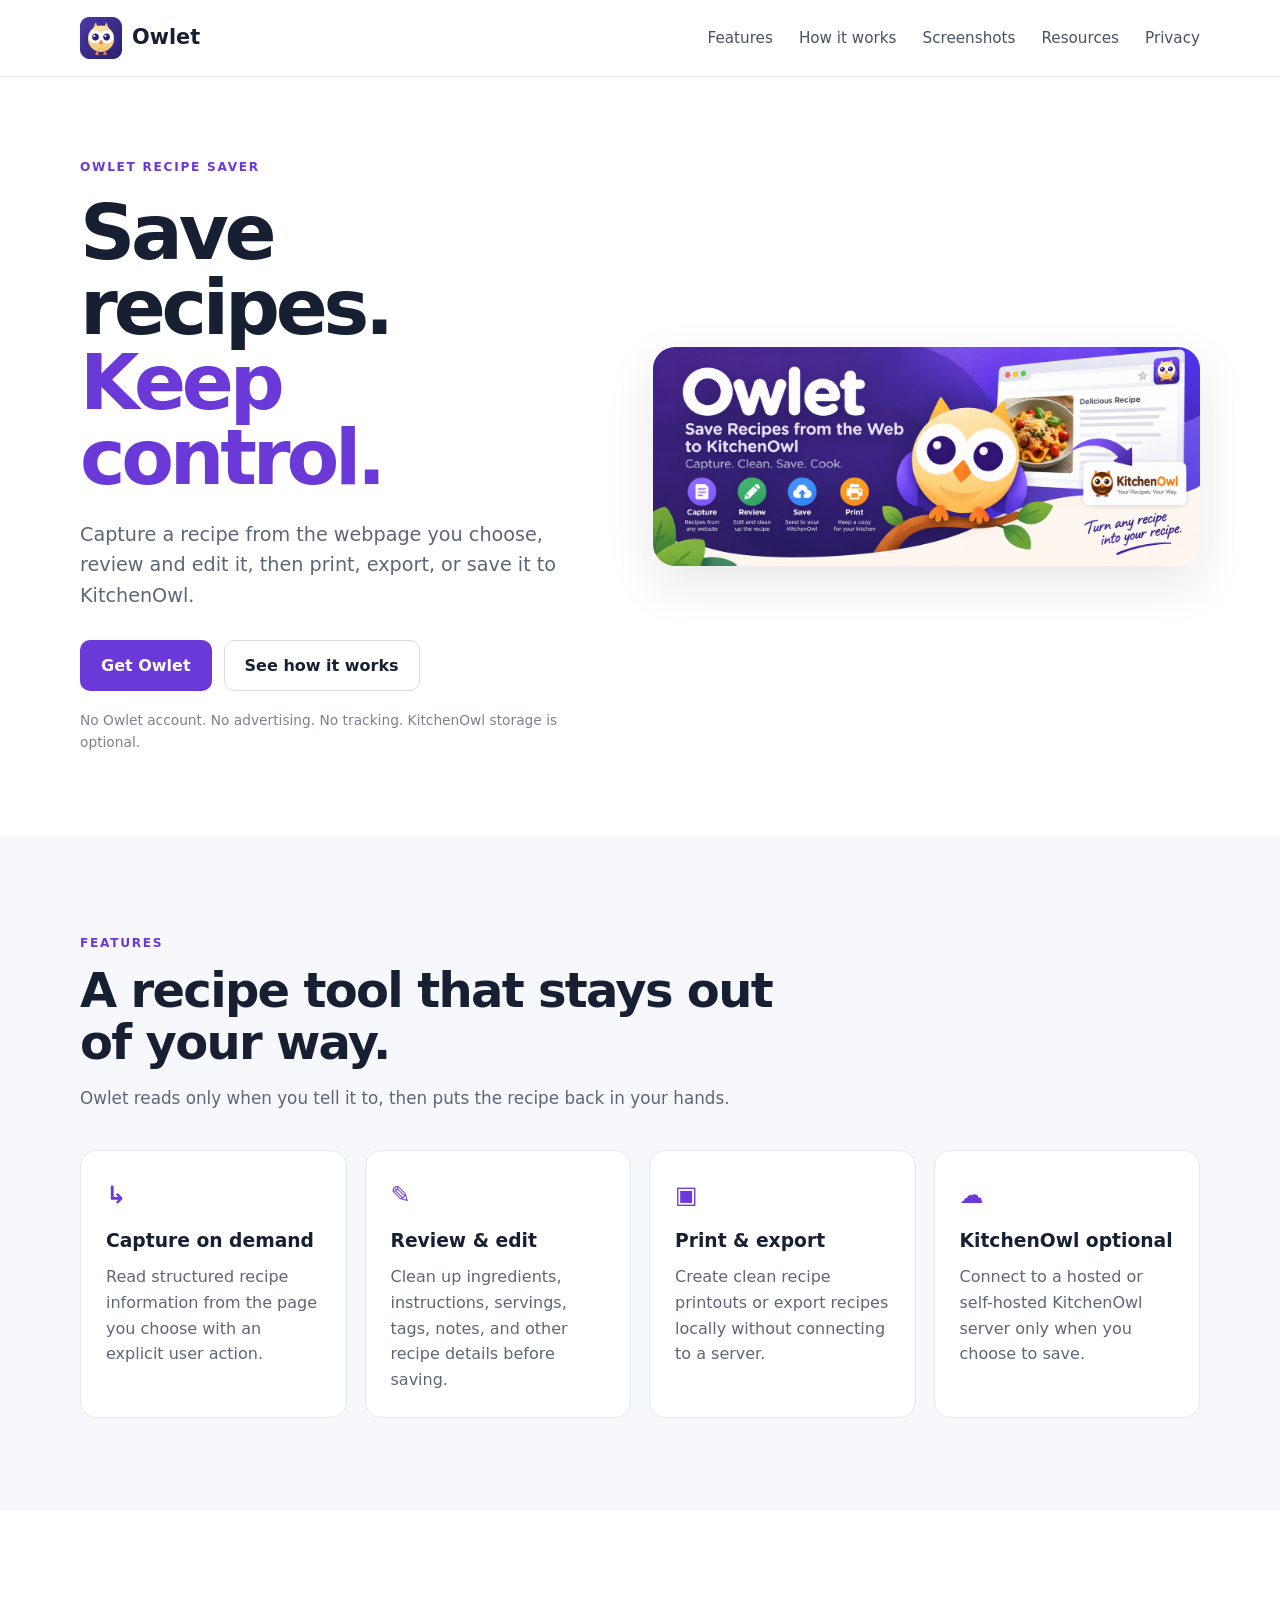
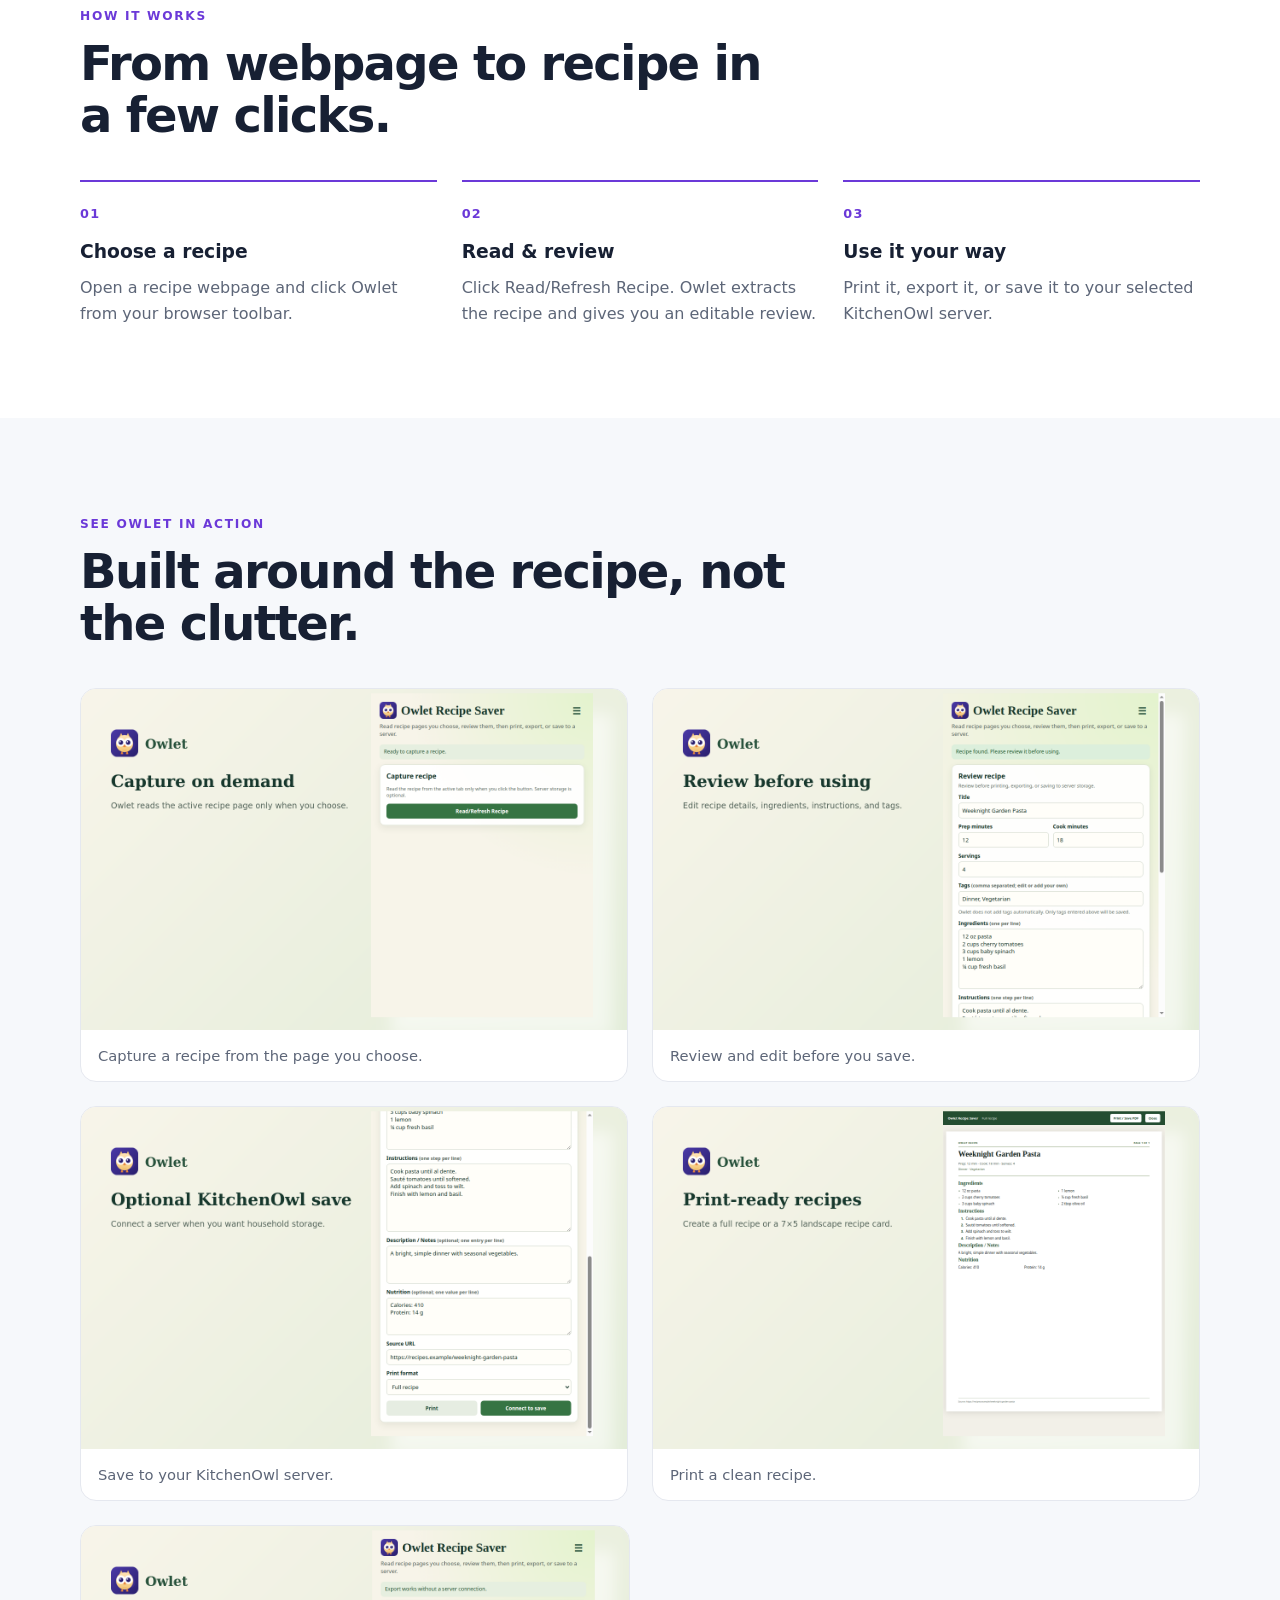
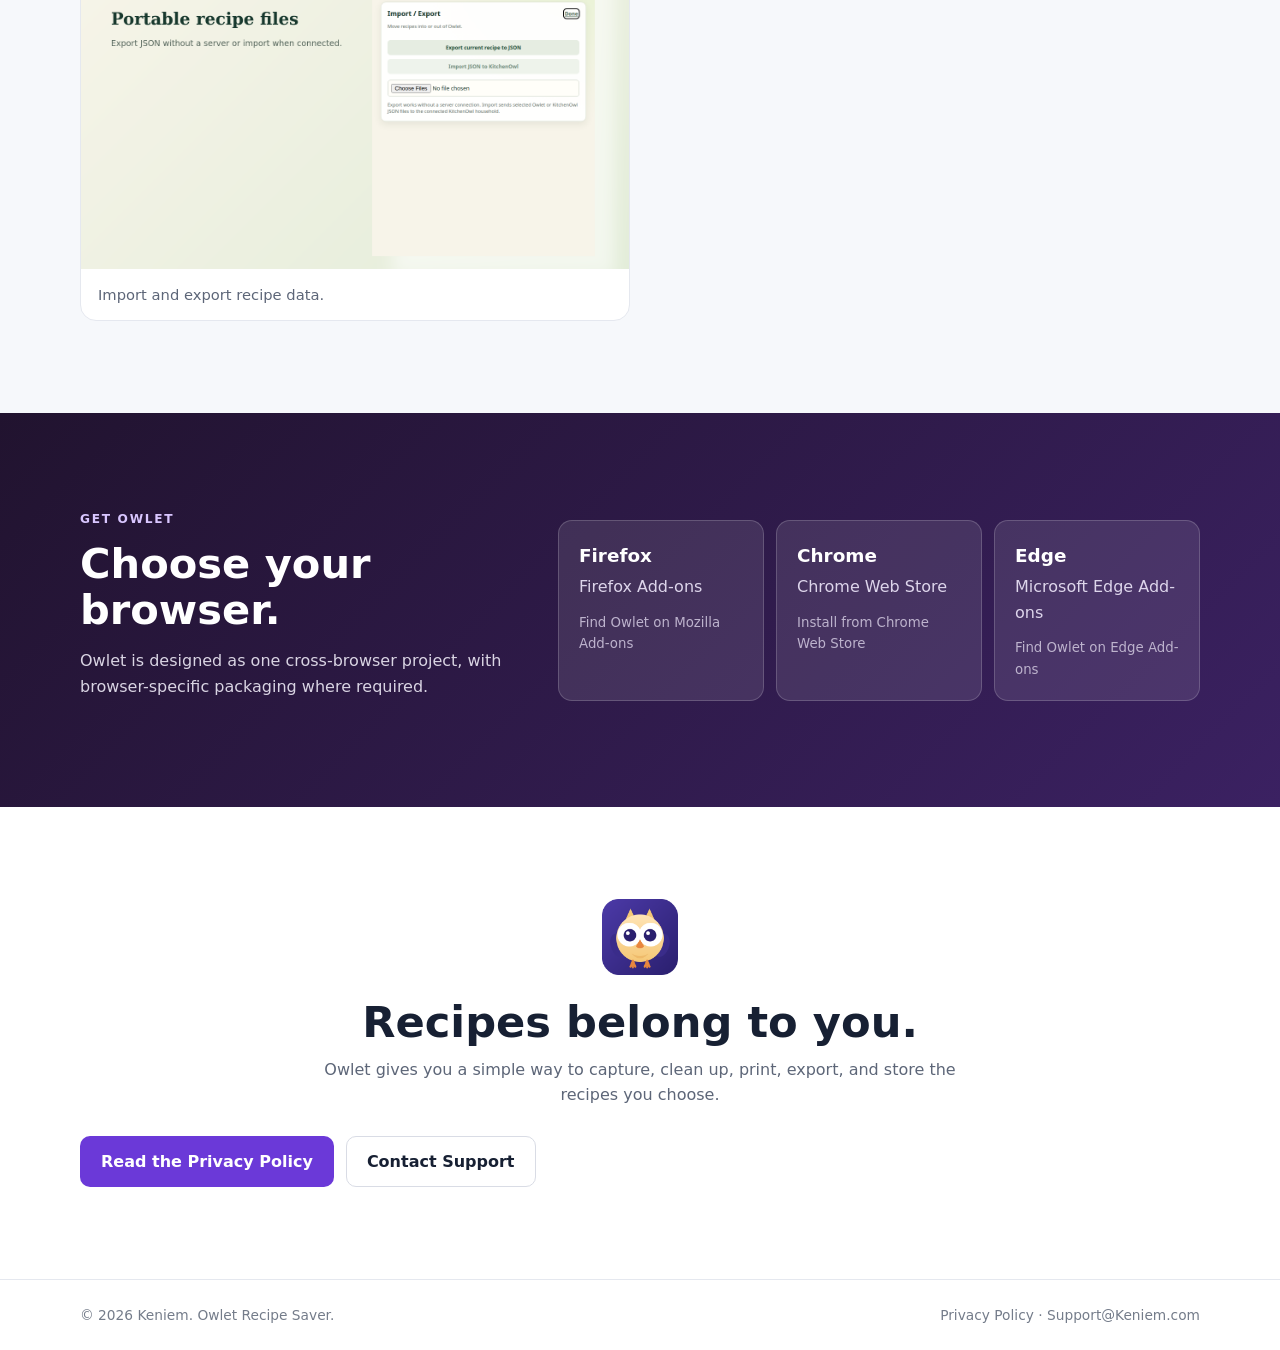
<file: index.html>
<!doctype html>
<html lang="en">
<head>
<meta charset="utf-8">
<meta name="viewport" content="width=device-width, initial-scale=1">
<meta name="description" content="Owlet Recipe Saver is a browser extension that captures recipes from webpages, lets you review and edit them, and saves them to KitchenOwl or exports them locally.">
<title>Owlet Recipe Saver – Save Recipes to KitchenOwl</title>
<meta name="google-site-verification" content="aNO3En3LbIt7veaG9gmiE9rYPG4pDFGE6kIhPGxvf1Y" />
<link rel="canonical" href="https://owlet.keniem.com/">
<link rel="icon" href="assets/owlet-512.png">

<meta property="og:type" content="website">
<meta property="og:title" content="Owlet Recipe Saver – Save Recipes to KitchenOwl">
<meta property="og:description" content="Capture recipes from webpages, review and edit them, then print, export, or save them to KitchenOwl.">
<meta property="og:url" content="https://owlet.keniem.com/">
<meta property="og:image" content="https://owlet.keniem.com/assets/owlet-marquee-1400x560.png">

<meta name="twitter:card" content="summary_large_image">
<meta name="twitter:title" content="Owlet Recipe Saver – Save Recipes to KitchenOwl">
<meta name="twitter:description" content="Capture recipes from webpages, review and edit them, then print, export, or save them to KitchenOwl.">
<meta name="twitter:image" content="https://owlet.keniem.com/assets/owlet-marquee-1400x560.png">

<script type="application/ld+json">
{
  "@context": "https://schema.org",
  "@type": "SoftwareApplication",
  "name": "Owlet Recipe Saver",
  "applicationCategory": "BrowserApplication",
  "operatingSystem": "Chrome, Firefox, Microsoft Edge",
  "description": "A browser extension that captures recipes from webpages, lets users review and edit them, and saves them to KitchenOwl or exports them locally.",
  "url": "https://owlet.keniem.com/",
  "image": "https://owlet.keniem.com/assets/owlet-512.png",
  "author": {
    "@type": "Organization",
    "name": "Keniem",
    "url": "https://keniem.com/"
  },
  "offers": {
    "@type": "Offer",
    "price": "0",
    "priceCurrency": "USD"
  }
}
</script>
<link rel="stylesheet" href="styles.css">
</head>
<body>
<header class="site-header">
  <div class="wrap nav">
    <a class="brand" href="index.html"><img src="assets/owlet-512.png" alt="Owlet logo"><span>Owlet</span></a>
    <nav><a href="#features">Features</a><a href="#how">How it works</a><a href="#screenshots">Screenshots</a><a href="resources/">Resources</a><a href="privacy.html">Privacy</a></nav>
  </div>
</header>
<main>
<section class="hero wrap">
  <div class="hero-copy">
    <span class="eyebrow">OWLET RECIPE SAVER</span>
    <h1>Save recipes.<br><span>Keep control.</span></h1>
    <p class="lead">Capture a recipe from the webpage you choose, review and edit it, then print, export, or save it to KitchenOwl.</p>
    <div class="buttons">
      <a class="btn primary" href="#downloads">Get Owlet</a>
      <a class="btn secondary" href="#how">See how it works</a>
    </div>
    <p class="fine">No Owlet account. No advertising. No tracking. KitchenOwl storage is optional.</p>
  </div>
  <div class="hero-art"><img src="assets/owlet-marquee-1400x560.png" alt="Owlet Recipe Saver"></div>
</section>

<section id="features" class="section soft">
<div class="wrap">
  <div class="section-head"><span class="eyebrow">FEATURES</span><h2>A recipe tool that stays out of your way.</h2><p>Owlet reads only when you tell it to, then puts the recipe back in your hands.</p></div>
  <div class="cards">
    <article><div class="icon">↳</div><h3>Capture on demand</h3><p>Read structured recipe information from the page you choose with an explicit user action.</p></article>
    <article><div class="icon">✎</div><h3>Review & edit</h3><p>Clean up ingredients, instructions, servings, tags, notes, and other recipe details before saving.</p></article>
    <article><div class="icon">▣</div><h3>Print & export</h3><p>Create clean recipe printouts or export recipes locally without connecting to a server.</p></article>
    <article><div class="icon">☁</div><h3>KitchenOwl optional</h3><p>Connect to a hosted or self-hosted KitchenOwl server only when you choose to save.</p></article>
  </div>
</div>
</section>

<section id="how" class="section">
<div class="wrap">
  <div class="section-head"><span class="eyebrow">HOW IT WORKS</span><h2>From webpage to recipe in a few clicks.</h2></div>
  <div class="steps">
    <div class="step"><b>01</b><h3>Choose a recipe</h3><p>Open a recipe webpage and click Owlet from your browser toolbar.</p></div>
    <div class="step"><b>02</b><h3>Read & review</h3><p>Click Read/Refresh Recipe. Owlet extracts the recipe and gives you an editable review.</p></div>
    <div class="step"><b>03</b><h3>Use it your way</h3><p>Print it, export it, or save it to your selected KitchenOwl server.</p></div>
  </div>
</div>
</section>

<section id="screenshots" class="section soft">
<div class="wrap">
  <div class="section-head"><span class="eyebrow">SEE OWLET IN ACTION</span><h2>Built around the recipe, not the clutter.</h2></div>
  <div class="gallery">
    <figure><img src="screenshots/01-capture.png" alt="Owlet recipe capture"><figcaption>Capture a recipe from the page you choose.</figcaption></figure>
    <figure><img src="screenshots/02-review-edit.png" alt="Owlet review and edit screen"><figcaption>Review and edit before you save.</figcaption></figure>
    <figure><img src="screenshots/03-kitchenowl-save.png" alt="Owlet KitchenOwl save screen"><figcaption>Save to your KitchenOwl server.</figcaption></figure>
    <figure><img src="screenshots/04-print-preview.png" alt="Owlet print preview"><figcaption>Print a clean recipe.</figcaption></figure>
    <figure><img src="screenshots/05-import-export.png" alt="Owlet import and export screen"><figcaption>Import and export recipe data.</figcaption></figure>
  </div>
</div>
</section>

<section id="downloads" class="section downloads">
  <div class="wrap download-box">
    <div>
      <span class="eyebrow">GET OWLET</span>
      <h2>Choose your browser.</h2>
      <p>Owlet is designed as one cross-browser project, with browser-specific packaging where required.</p>
    </div>
    <div class="download-grid">
      <a class="download-card" href="https://addons.mozilla.org/en-US/firefox/search/?q=Owlet" target="_blank" rel="noopener" aria-label="Find Owlet Recipe Saver on Firefox Add-ons">
        <strong>Firefox</strong><span>Firefox Add-ons</span><small>Find Owlet on Mozilla Add-ons</small>
      </a>
      <a class="download-card" href="https://chromewebstore.google.com/detail/owlet-recipe-saver/ogibljhcanbogecjemdfogmgijhjdfmk?hl=en-US&utm_source=ext_sidebar" target="_blank" rel="noopener" aria-label="Install Owlet Recipe Saver from Chrome Web Store">
        <strong>Chrome</strong><span>Chrome Web Store</span><small>Install from Chrome Web Store</small>
      </a>
      <a class="download-card" href="https://microsoftedge.microsoft.com/addons/detail/owlet-recipe-saver/dmgookodbabknlmldgpncjolndfoffpk" target="_blank" rel="noopener" aria-label="Find Owlet Recipe Saver on Microsoft Edge Add-ons">
        <strong>Edge</strong><span>Microsoft Edge Add-ons</span><small>Find Owlet on Edge Add-ons</small>
      </a>
    </div>
  </div>
</section>

<section class="section final-cta"><div class="wrap"><img src="assets/owlet-512.png" alt="" class="cta-logo"><h2>Recipes belong to you.</h2><p>Owlet gives you a simple way to capture, clean up, print, export, and store the recipes you choose.</p><div class="buttons"><a class="btn primary" href="privacy.html">Read the Privacy Policy</a><a class="btn secondary" href="mailto:Support@Keniem.com">Contact Support</a></div></div></section>
</main>
<footer><div class="wrap footer"><span>© 2026 Keniem. Owlet Recipe Saver.</span><span><a href="privacy.html">Privacy Policy</a> · <a href="mailto:Support@Keniem.com">Support@Keniem.com</a></span></div></footer>
</body>
</html>
</file>
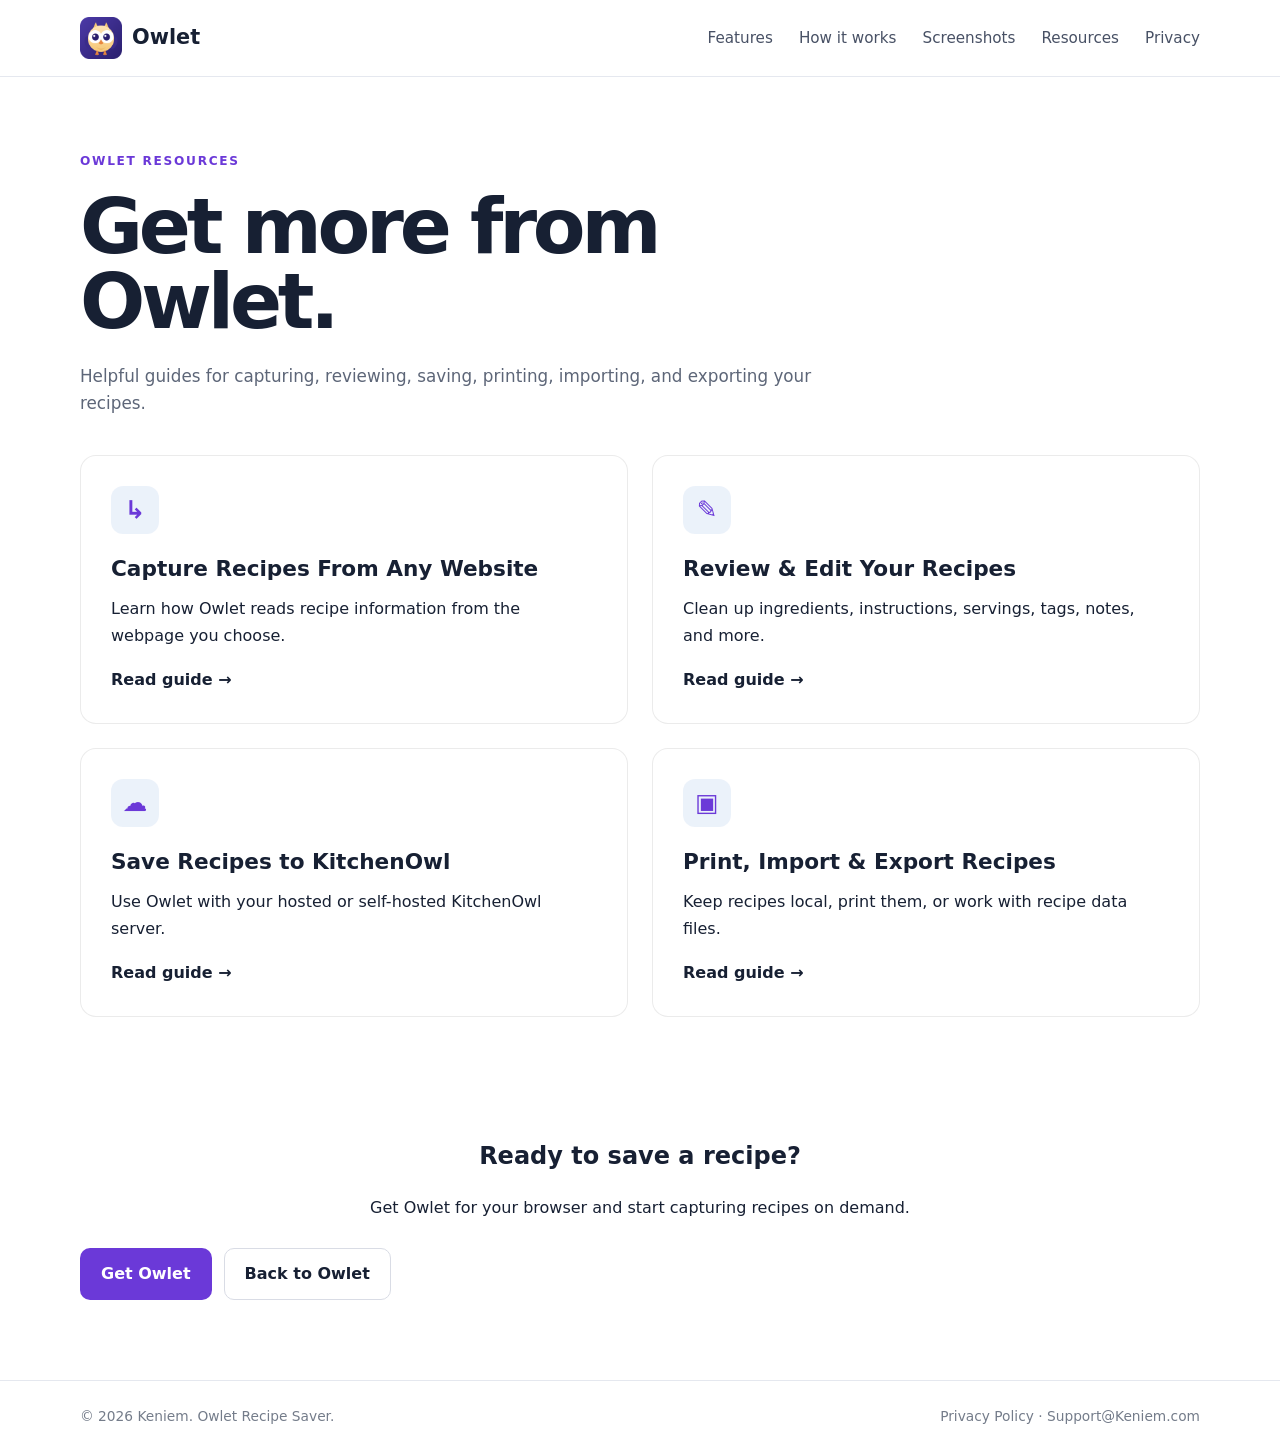
<file: resources/index.html>
<!doctype html>
<html lang="en">
<head>
<meta charset="utf-8">
<meta name="viewport" content="width=device-width, initial-scale=1">
<meta name="description" content="Owlet Recipe Saver guides for capturing, reviewing, saving, printing, importing, and exporting recipes.">
<title>Owlet Recipe Saver Resources & Guides</title>
<link rel="canonical" href="https://owlet.keniem.com/resources/">
<link rel="icon" href="../assets/owlet-512.png">
<link rel="stylesheet" href="../styles.css">
<style>
.resources-hero {
  padding: 70px 0 45px;
}
.resources-hero .section-head {
  max-width: 760px;
}
.resource-cards {
  display: grid;
  grid-template-columns: repeat(2, minmax(0, 1fr));
  gap: 24px;
  margin-top: 36px;
}
.resource-card {
  display: block;
  text-decoration: none;
  color: inherit;
  padding: 30px;
  border-radius: 16px;
  background: #fff;
  border: 1px solid rgba(0,0,0,.08);
  transition: transform .18s ease, box-shadow .18s ease;
}
.resource-card:hover {
  transform: translateY(-3px);
  box-shadow: 0 12px 30px rgba(0,0,0,.08);
}
.resource-card .icon {
  width: 48px;
  height: 48px;
  display: grid;
  place-items: center;
  border-radius: 12px;
  font-size: 1.55rem;
  margin-bottom: 18px;
  background: rgba(0,94,184,.08);
}
.resource-card h2 {
  margin: 0 0 10px;
  font-size: 1.35rem;
}
.resource-card p {
  margin: 0;
  line-height: 1.65;
}
.resource-card .learn {
  display: inline-block;
  margin-top: 18px;
  font-weight: 700;
}
.resources-cta {
  text-align: center;
  padding: 55px 0 80px;
}
@media (max-width: 700px) {
  .resource-cards {
    grid-template-columns: 1fr;
  }
}
</style>
</head>
<body>
<header class="site-header">
  <div class="wrap nav">
    <a class="brand" href="../index.html"><img src="../assets/owlet-512.png" alt="Owlet logo"><span>Owlet</span></a>
    <nav>
      <a href="../index.html#features">Features</a>
      <a href="../index.html#how">How it works</a>
      <a href="../index.html#screenshots">Screenshots</a>
      <a href="./">Resources</a>
      <a href="../privacy.html">Privacy</a>
    </nav>
  </div>
</header>

<main>
<section class="section resources-hero">
  <div class="wrap">
    <div class="section-head">
      <span class="eyebrow">OWLET RESOURCES</span>
      <h1>Get more from Owlet.</h1>
      <p>Helpful guides for capturing, reviewing, saving, printing, importing, and exporting your recipes.</p>
    </div>

    <div class="resource-cards">
      <a class="resource-card" href="capture-recipes.html">
        <div class="icon">↳</div>
        <h2>Capture Recipes From Any Website</h2>
        <p>Learn how Owlet reads recipe information from the webpage you choose.</p>
        <span class="learn">Read guide →</span>
      </a>

      <a class="resource-card" href="review-edit-recipes.html">
        <div class="icon">✎</div>
        <h2>Review & Edit Your Recipes</h2>
        <p>Clean up ingredients, instructions, servings, tags, notes, and more.</p>
        <span class="learn">Read guide →</span>
      </a>

      <a class="resource-card" href="save-to-kitchenowl.html">
        <div class="icon">☁</div>
        <h2>Save Recipes to KitchenOwl</h2>
        <p>Use Owlet with your hosted or self-hosted KitchenOwl server.</p>
        <span class="learn">Read guide →</span>
      </a>

      <a class="resource-card" href="print-import-export.html">
        <div class="icon">▣</div>
        <h2>Print, Import & Export Recipes</h2>
        <p>Keep recipes local, print them, or work with recipe data files.</p>
        <span class="learn">Read guide →</span>
      </a>
    </div>
  </div>
</section>

<section class="resources-cta">
  <div class="wrap">
    <h2>Ready to save a recipe?</h2>
    <p>Get Owlet for your browser and start capturing recipes on demand.</p>
    <div class="buttons">
      <a class="btn primary" href="../index.html#downloads">Get Owlet</a>
      <a class="btn secondary" href="../index.html">Back to Owlet</a>
    </div>
  </div>
</section>
</main>

<footer>
  <div class="wrap footer">
    <span>© 2026 Keniem. Owlet Recipe Saver.</span>
    <span><a href="../privacy.html">Privacy Policy</a> · <a href="mailto:Support@Keniem.com">Support@Keniem.com</a></span>
  </div>
</footer>
</body>
</html>
</file>
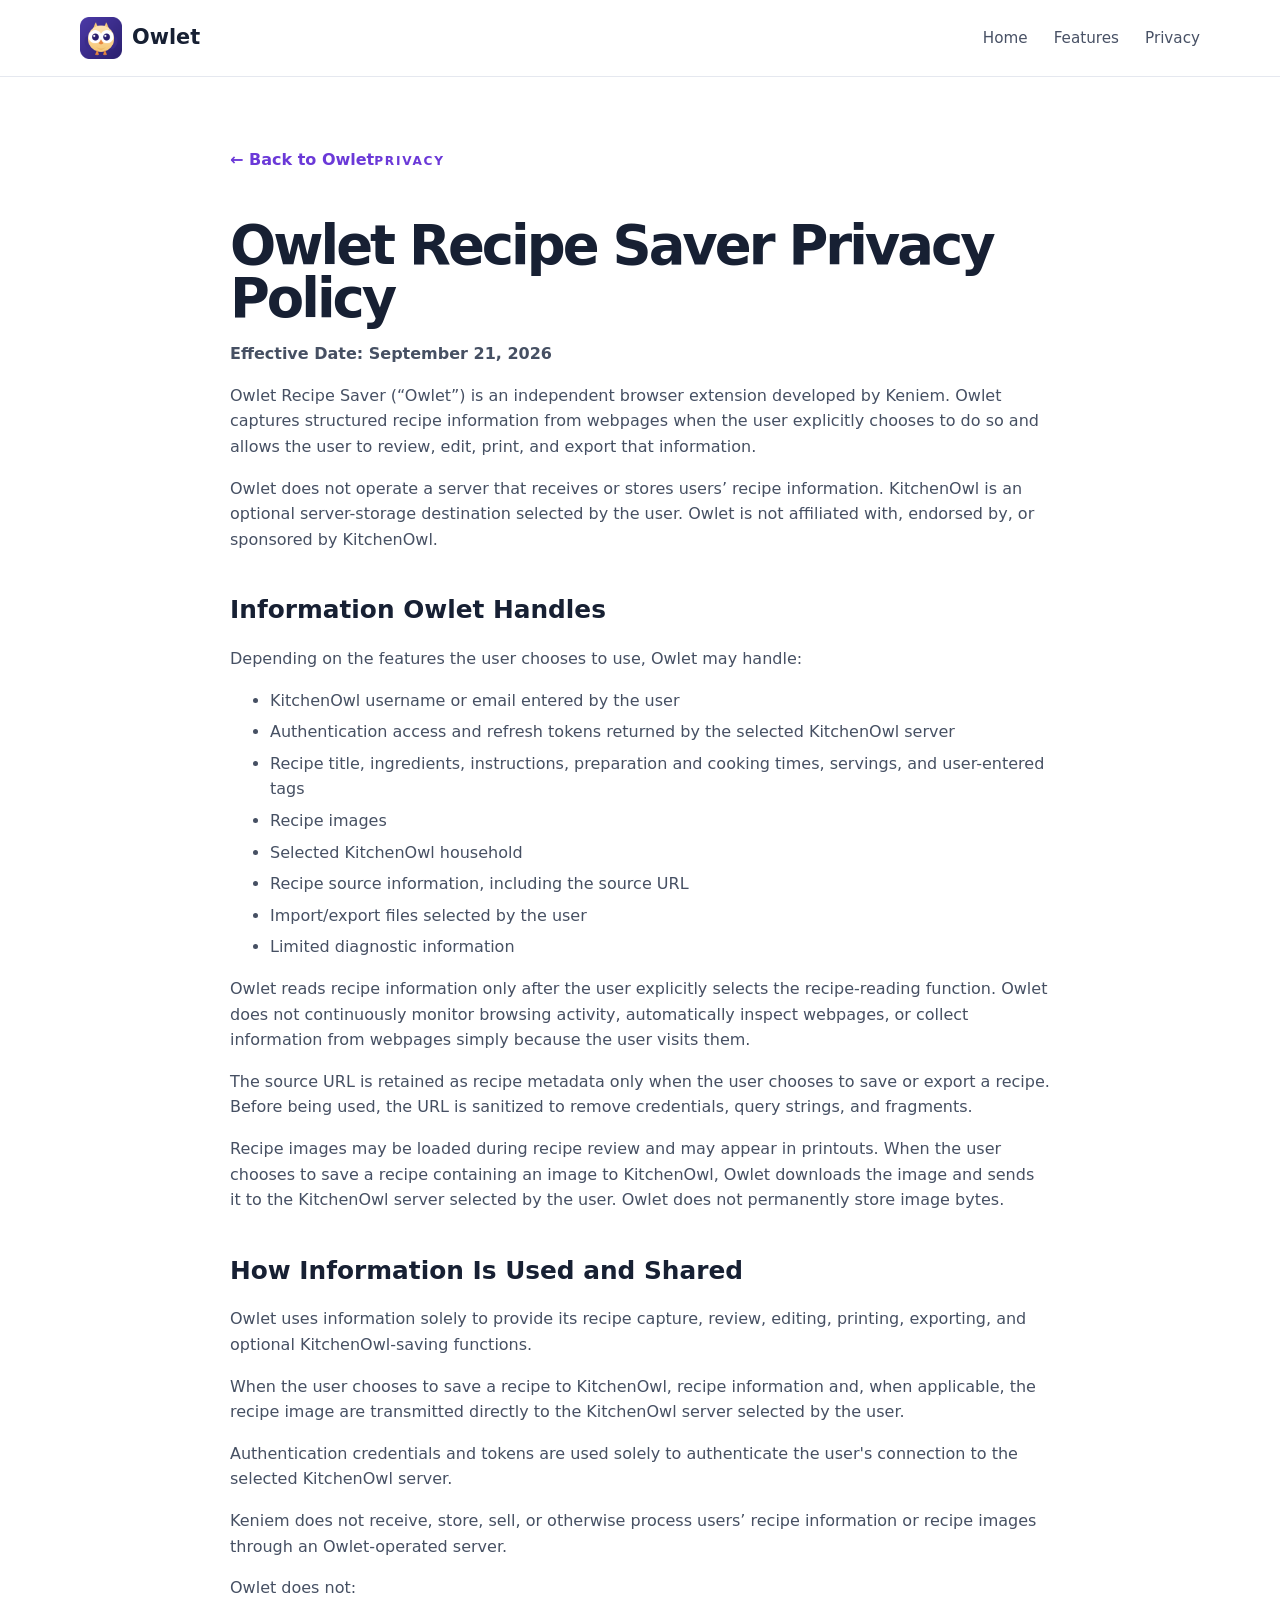
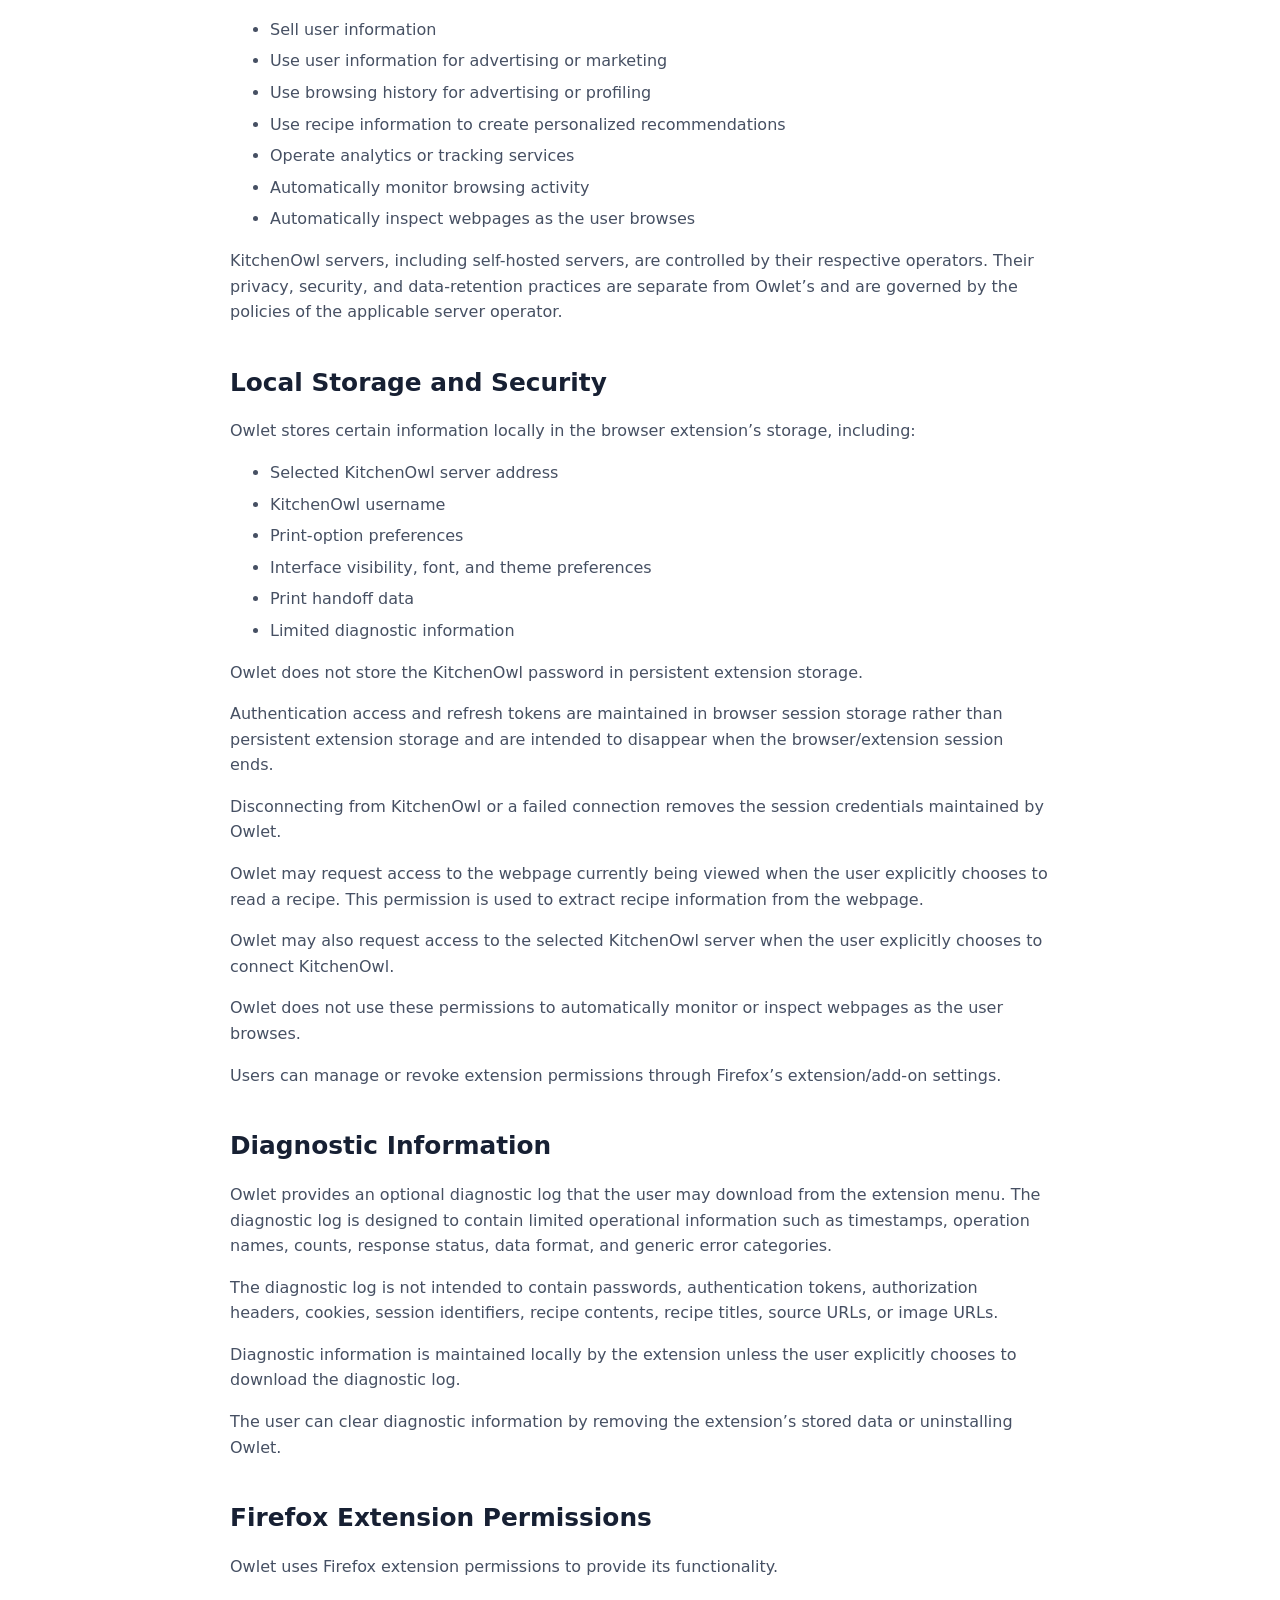
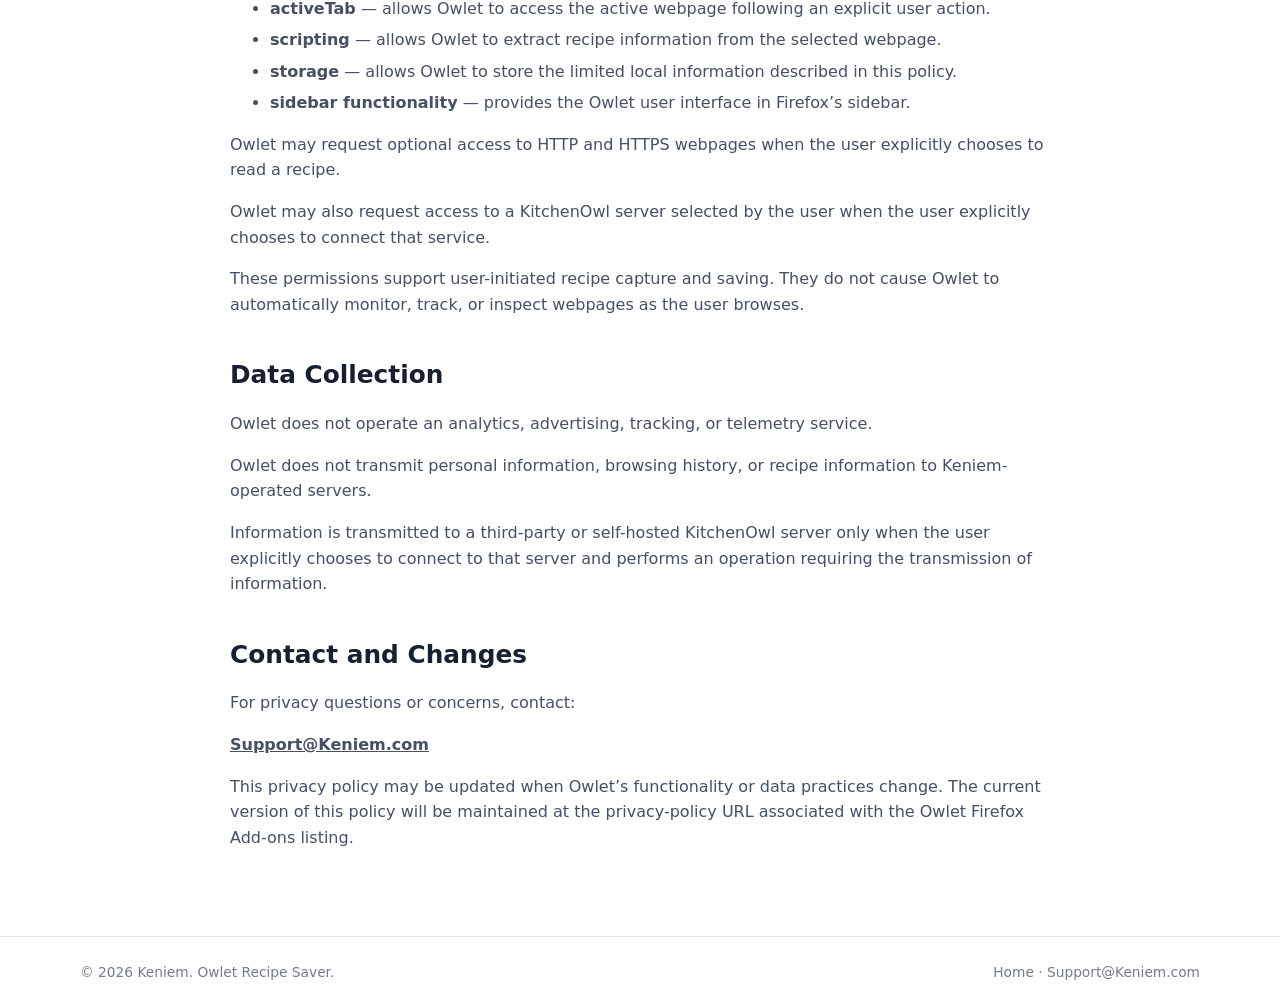
<file: privacy.html>
<!doctype html>
<html lang="en">
<head><meta charset="utf-8"><meta name="viewport" content="width=device-width, initial-scale=1"><meta name="description" content="Owlet Recipe Saver Privacy Policy"><title>Privacy Policy — Owlet Recipe Saver</title><link rel="icon" href="assets/owlet-512.png"><link rel="stylesheet" href="styles.css"></head>
<body>
<header class="site-header"><div class="wrap nav"><a class="brand" href="index.html"><img src="assets/owlet-512.png" alt="Owlet logo"><span>Owlet</span></a><nav><a href="index.html">Home</a><a href="index.html#features">Features</a><a href="privacy.html">Privacy</a></nav></div></header>
<main class="policy"><div class="wrap narrow"><a class="back" href="index.html">← Back to Owlet</a><span class="eyebrow">PRIVACY</span><h1>Owlet Recipe Saver Privacy Policy</h1><p class="updated"><strong>Effective Date: September 21, 2026</strong></p>
<p>Owlet Recipe Saver (“Owlet”) is an independent browser extension developed by Keniem. Owlet captures structured recipe information from webpages when the user explicitly chooses to do so and allows the user to review, edit, print, and export that information.</p>
<p>Owlet does not operate a server that receives or stores users’ recipe information. KitchenOwl is an optional server-storage destination selected by the user. Owlet is not affiliated with, endorsed by, or sponsored by KitchenOwl.</p>
<h2>Information Owlet Handles</h2><p>Depending on the features the user chooses to use, Owlet may handle:</p><ul><li>KitchenOwl username or email entered by the user</li><li>Authentication access and refresh tokens returned by the selected KitchenOwl server</li><li>Recipe title, ingredients, instructions, preparation and cooking times, servings, and user-entered tags</li><li>Recipe images</li><li>Selected KitchenOwl household</li><li>Recipe source information, including the source URL</li><li>Import/export files selected by the user</li><li>Limited diagnostic information</li></ul>
<p>Owlet reads recipe information only after the user explicitly selects the recipe-reading function. Owlet does not continuously monitor browsing activity, automatically inspect webpages, or collect information from webpages simply because the user visits them.</p>
<p>The source URL is retained as recipe metadata only when the user chooses to save or export a recipe. Before being used, the URL is sanitized to remove credentials, query strings, and fragments.</p>
<p>Recipe images may be loaded during recipe review and may appear in printouts. When the user chooses to save a recipe containing an image to KitchenOwl, Owlet downloads the image and sends it to the KitchenOwl server selected by the user. Owlet does not permanently store image bytes.</p>
<h2>How Information Is Used and Shared</h2><p>Owlet uses information solely to provide its recipe capture, review, editing, printing, exporting, and optional KitchenOwl-saving functions.</p><p>When the user chooses to save a recipe to KitchenOwl, recipe information and, when applicable, the recipe image are transmitted directly to the KitchenOwl server selected by the user.</p><p>Authentication credentials and tokens are used solely to authenticate the user's connection to the selected KitchenOwl server.</p><p>Keniem does not receive, store, sell, or otherwise process users’ recipe information or recipe images through an Owlet-operated server.</p><p>Owlet does not:</p><ul><li>Sell user information</li><li>Use user information for advertising or marketing</li><li>Use browsing history for advertising or profiling</li><li>Use recipe information to create personalized recommendations</li><li>Operate analytics or tracking services</li><li>Automatically monitor browsing activity</li><li>Automatically inspect webpages as the user browses</li></ul>
<p>KitchenOwl servers, including self-hosted servers, are controlled by their respective operators. Their privacy, security, and data-retention practices are separate from Owlet’s and are governed by the policies of the applicable server operator.</p>
<h2>Local Storage and Security</h2><p>Owlet stores certain information locally in the browser extension’s storage, including:</p><ul><li>Selected KitchenOwl server address</li><li>KitchenOwl username</li><li>Print-option preferences</li><li>Interface visibility, font, and theme preferences</li><li>Print handoff data</li><li>Limited diagnostic information</li></ul><p>Owlet does not store the KitchenOwl password in persistent extension storage.</p><p>Authentication access and refresh tokens are maintained in browser session storage rather than persistent extension storage and are intended to disappear when the browser/extension session ends.</p><p>Disconnecting from KitchenOwl or a failed connection removes the session credentials maintained by Owlet.</p><p>Owlet may request access to the webpage currently being viewed when the user explicitly chooses to read a recipe. This permission is used to extract recipe information from the webpage.</p><p>Owlet may also request access to the selected KitchenOwl server when the user explicitly chooses to connect KitchenOwl.</p><p>Owlet does not use these permissions to automatically monitor or inspect webpages as the user browses.</p><p>Users can manage or revoke extension permissions through Firefox’s extension/add-on settings.</p>
<h2>Diagnostic Information</h2><p>Owlet provides an optional diagnostic log that the user may download from the extension menu. The diagnostic log is designed to contain limited operational information such as timestamps, operation names, counts, response status, data format, and generic error categories.</p><p>The diagnostic log is not intended to contain passwords, authentication tokens, authorization headers, cookies, session identifiers, recipe contents, recipe titles, source URLs, or image URLs.</p><p>Diagnostic information is maintained locally by the extension unless the user explicitly chooses to download the diagnostic log.</p><p>The user can clear diagnostic information by removing the extension’s stored data or uninstalling Owlet.</p>
<h2>Firefox Extension Permissions</h2><p>Owlet uses Firefox extension permissions to provide its functionality.</p><ul><li><strong>activeTab</strong> — allows Owlet to access the active webpage following an explicit user action.</li><li><strong>scripting</strong> — allows Owlet to extract recipe information from the selected webpage.</li><li><strong>storage</strong> — allows Owlet to store the limited local information described in this policy.</li><li><strong>sidebar functionality</strong> — provides the Owlet user interface in Firefox’s sidebar.</li></ul><p>Owlet may request optional access to HTTP and HTTPS webpages when the user explicitly chooses to read a recipe.</p><p>Owlet may also request access to a KitchenOwl server selected by the user when the user explicitly chooses to connect that service.</p><p>These permissions support user-initiated recipe capture and saving. They do not cause Owlet to automatically monitor, track, or inspect webpages as the user browses.</p>
<h2>Data Collection</h2><p>Owlet does not operate an analytics, advertising, tracking, or telemetry service.</p><p>Owlet does not transmit personal information, browsing history, or recipe information to Keniem-operated servers.</p><p>Information is transmitted to a third-party or self-hosted KitchenOwl server only when the user explicitly chooses to connect to that server and performs an operation requiring the transmission of information.</p>
<h2>Contact and Changes</h2><p>For privacy questions or concerns, contact:</p><p><strong><a href="mailto:Support@Keniem.com">Support@Keniem.com</a></strong></p><p>This privacy policy may be updated when Owlet’s functionality or data practices change. The current version of this policy will be maintained at the privacy-policy URL associated with the Owlet Firefox Add-ons listing.</p>
</div></main><footer><div class="wrap footer"><span>© 2026 Keniem. Owlet Recipe Saver.</span><span><a href="index.html">Home</a> · <a href="mailto:Support@Keniem.com">Support@Keniem.com</a></span></div></footer>
</body></html>
</file>
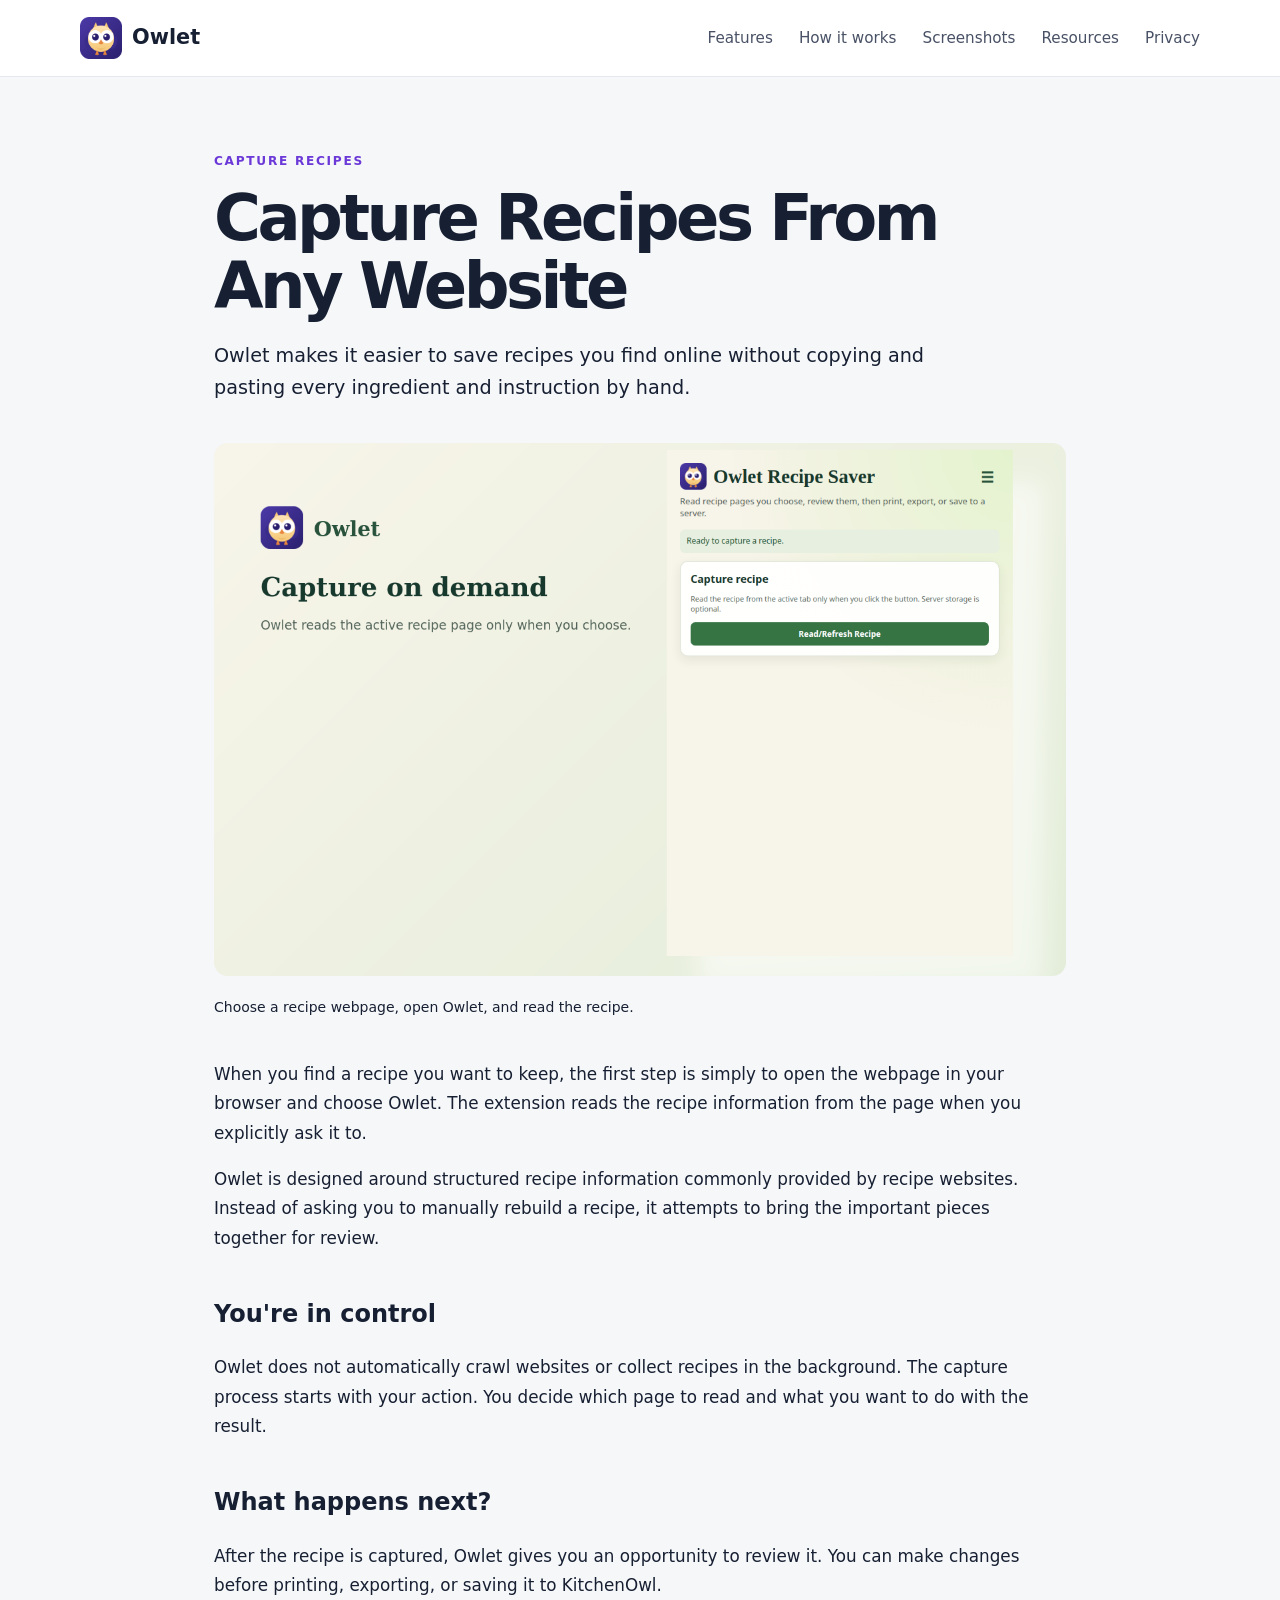
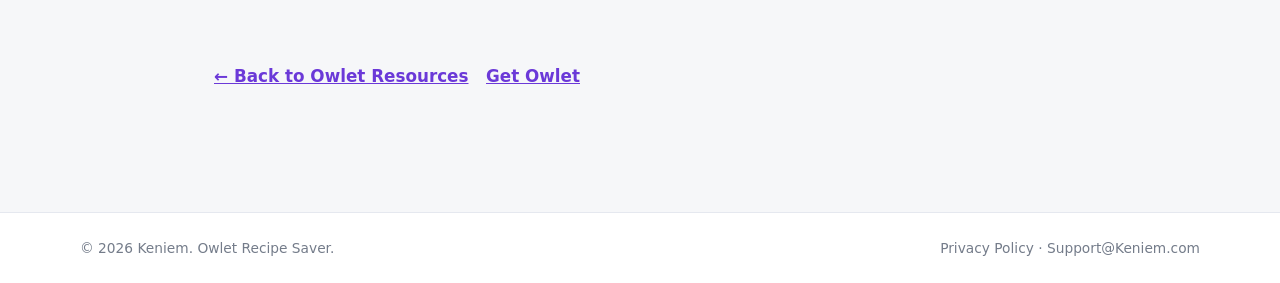
<file: resources/capture-recipes.html>
<!doctype html>
<html lang="en">
<head>
<meta charset="utf-8">
<meta name="viewport" content="width=device-width, initial-scale=1">
<meta name="description" content="Learn how Owlet Recipe Saver captures structured recipe information from webpages you choose.">
<title>Capture Recipes From Any Website | Owlet Recipe Saver</title>
<link rel="canonical" href="https://owlet.keniem.com/resources/capture-recipes.html">
<link rel="icon" href="../assets/owlet-512.png">
<link rel="stylesheet" href="../styles.css">

<style>
.article-wrap{max-width:900px;margin:0 auto;padding:70px 24px 90px}
.article-wrap .eyebrow{display:inline-block;margin-bottom:14px}
.article-wrap h1{font-size:clamp(2.2rem,5vw,4rem);line-height:1.05;margin:0 0 20px}
.article-wrap .intro{font-size:1.2rem;line-height:1.7;max-width:760px}
.article-wrap .article-image{margin:38px 0}
.article-wrap .article-image img{display:block;width:100%;height:auto;border-radius:14px}
.article-wrap h2{margin-top:42px}
.article-wrap p,.article-wrap li{font-size:1.05rem;line-height:1.75}
.article-wrap .back{margin-top:45px}
.article-header{background:#f6f7f9}
</style>

</head>
<body>
<header class="site-header"><div class="wrap nav">
<a class="brand" href="../index.html"><img src="../assets/owlet-512.png" alt="Owlet logo"><span>Owlet</span></a>
<nav><a href="../index.html#features">Features</a><a href="../index.html#how">How it works</a><a href="../index.html#screenshots">Screenshots</a><a href="./">Resources</a><a href="../privacy.html">Privacy</a></nav>
</div></header>
<main><section class="article-header"><div class="article-wrap">
<span class="eyebrow">CAPTURE RECIPES</span><h1>Capture Recipes From Any Website</h1><p class="intro">Owlet makes it easier to save recipes you find online without copying and pasting every ingredient and instruction by hand.</p>
<div class="article-image"><img src="../screenshots/01-capture.png" alt="Owlet recipe capture screen"><p><small>Choose a recipe webpage, open Owlet, and read the recipe.</small></p></div>
<p>When you find a recipe you want to keep, the first step is simply to open the webpage in your browser and choose Owlet. The extension reads the recipe information from the page when you explicitly ask it to.</p>
<p>Owlet is designed around structured recipe information commonly provided by recipe websites. Instead of asking you to manually rebuild a recipe, it attempts to bring the important pieces together for review.</p>
<h2>You're in control</h2>
<p>Owlet does not automatically crawl websites or collect recipes in the background. The capture process starts with your action. You decide which page to read and what you want to do with the result.</p>
<h2>What happens next?</h2>
<p>After the recipe is captured, Owlet gives you an opportunity to review it. You can make changes before printing, exporting, or saving it to KitchenOwl.</p>
<p class="back"><a href="./">← Back to Owlet Resources</a> &nbsp; <a href="../index.html#downloads">Get Owlet</a></p>
</div></section></main>
<footer><div class="wrap footer"><span>© 2026 Keniem. Owlet Recipe Saver.</span><span><a href="../privacy.html">Privacy Policy</a> · <a href="mailto:Support@Keniem.com">Support@Keniem.com</a></span></div></footer>
</body></html>
</file>
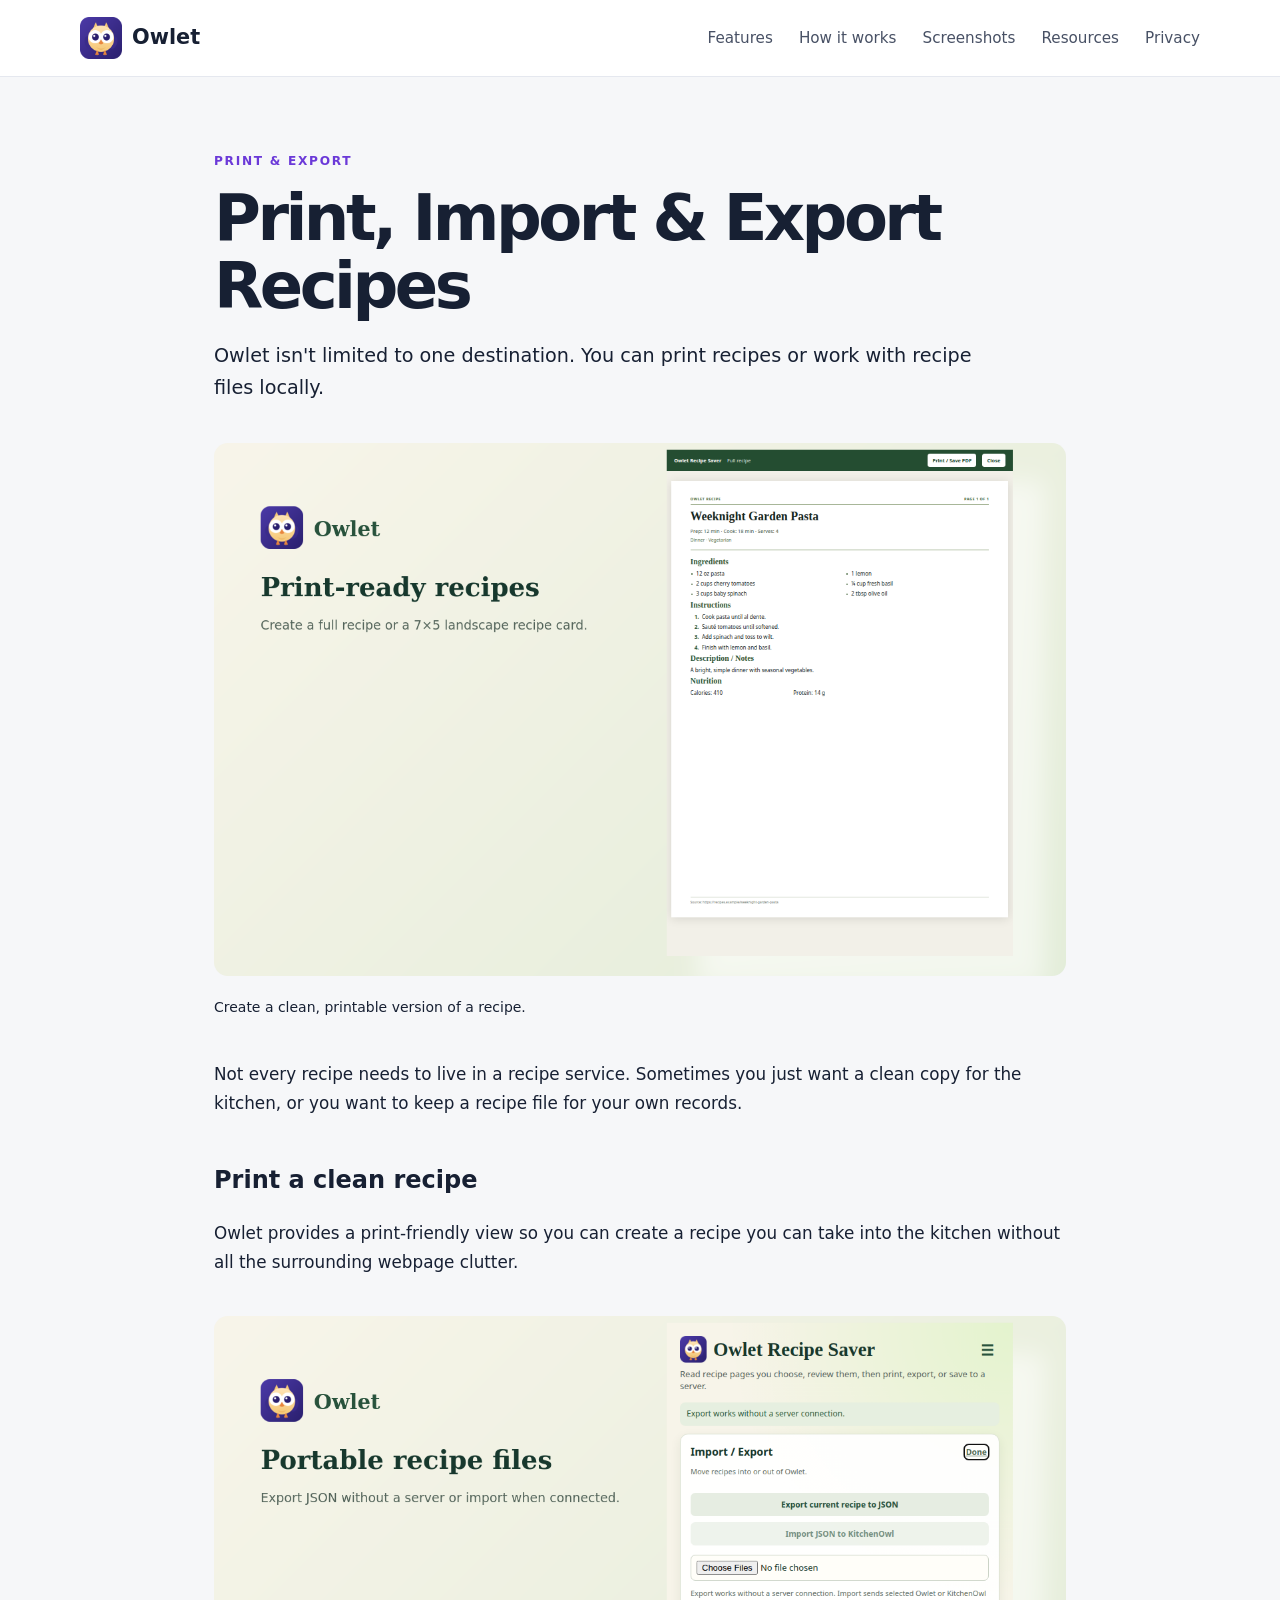
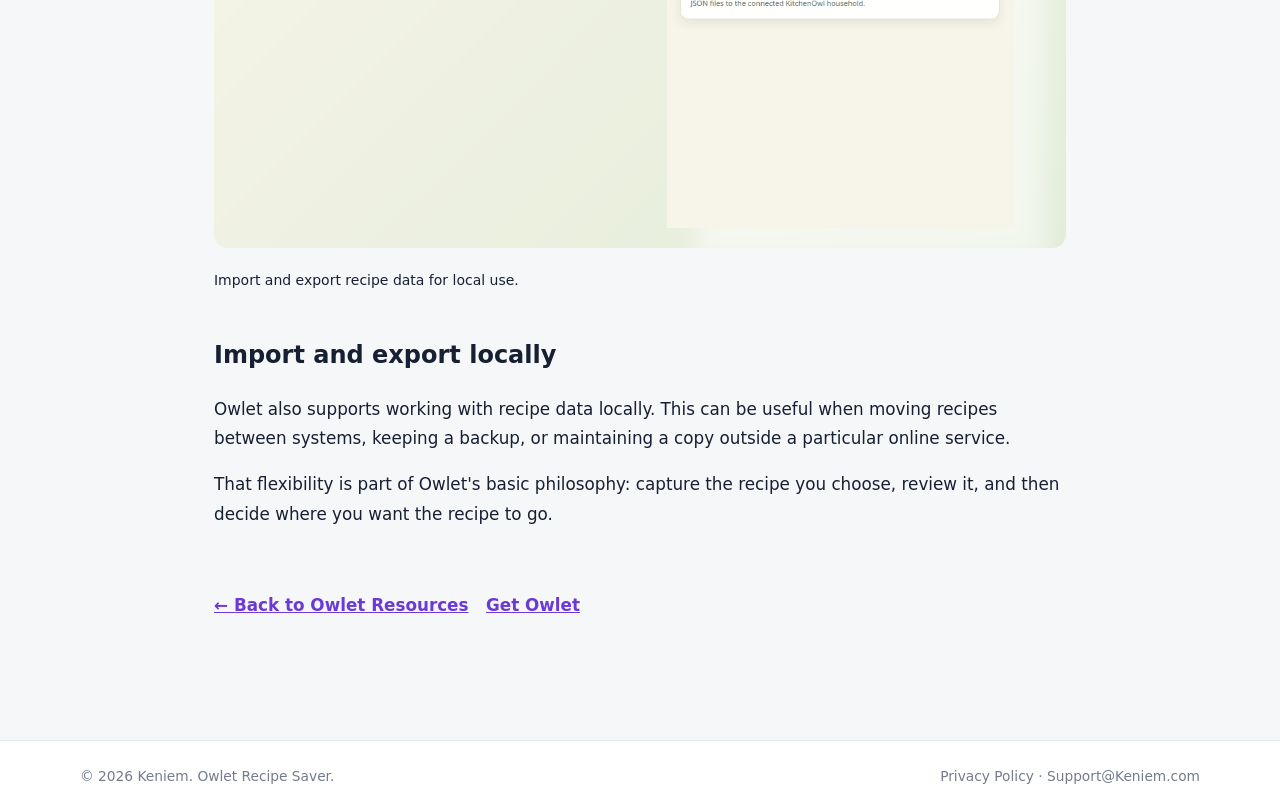
<file: resources/print-import-export.html>
<!doctype html>
<html lang="en">
<head>
<meta charset="utf-8">
<meta name="viewport" content="width=device-width, initial-scale=1">
<meta name="description" content="Print recipes or import and export recipe data with Owlet Recipe Saver without depending on an online recipe service.">
<title>Print, Import & Export Recipes | Owlet Recipe Saver</title>
<link rel="canonical" href="https://owlet.keniem.com/resources/print-import-export.html">
<link rel="icon" href="../assets/owlet-512.png">
<link rel="stylesheet" href="../styles.css">

<style>
.article-wrap{max-width:900px;margin:0 auto;padding:70px 24px 90px}
.article-wrap .eyebrow{display:inline-block;margin-bottom:14px}
.article-wrap h1{font-size:clamp(2.2rem,5vw,4rem);line-height:1.05;margin:0 0 20px}
.article-wrap .intro{font-size:1.2rem;line-height:1.7;max-width:760px}
.article-wrap .article-image{margin:38px 0}
.article-wrap .article-image img{display:block;width:100%;height:auto;border-radius:14px}
.article-wrap h2{margin-top:42px}
.article-wrap p,.article-wrap li{font-size:1.05rem;line-height:1.75}
.article-wrap .back{margin-top:45px}
.article-header{background:#f6f7f9}
</style>

</head>
<body>
<header class="site-header"><div class="wrap nav">
<a class="brand" href="../index.html"><img src="../assets/owlet-512.png" alt="Owlet logo"><span>Owlet</span></a>
<nav><a href="../index.html#features">Features</a><a href="../index.html#how">How it works</a><a href="../index.html#screenshots">Screenshots</a><a href="./">Resources</a><a href="../privacy.html">Privacy</a></nav>
</div></header>
<main><section class="article-header"><div class="article-wrap">
<span class="eyebrow">PRINT & EXPORT</span><h1>Print, Import & Export Recipes</h1><p class="intro">Owlet isn't limited to one destination. You can print recipes or work with recipe files locally.</p>
<div class="article-image"><img src="../screenshots/04-print-preview.png" alt="Owlet recipe print preview"><p><small>Create a clean, printable version of a recipe.</small></p></div>
<p>Not every recipe needs to live in a recipe service. Sometimes you just want a clean copy for the kitchen, or you want to keep a recipe file for your own records.</p>
<h2>Print a clean recipe</h2>
<p>Owlet provides a print-friendly view so you can create a recipe you can take into the kitchen without all the surrounding webpage clutter.</p>
<div class="article-image"><img src="../screenshots/05-import-export.png" alt="Owlet import and export screen"><p><small>Import and export recipe data for local use.</small></p></div>
<h2>Import and export locally</h2>
<p>Owlet also supports working with recipe data locally. This can be useful when moving recipes between systems, keeping a backup, or maintaining a copy outside a particular online service.</p>
<p>That flexibility is part of Owlet's basic philosophy: capture the recipe you choose, review it, and then decide where you want the recipe to go.</p>
<p class="back"><a href="./">← Back to Owlet Resources</a> &nbsp; <a href="../index.html#downloads">Get Owlet</a></p>
</div></section></main>
<footer><div class="wrap footer"><span>© 2026 Keniem. Owlet Recipe Saver.</span><span><a href="../privacy.html">Privacy Policy</a> · <a href="mailto:Support@Keniem.com">Support@Keniem.com</a></span></div></footer>
</body></html>
</file>
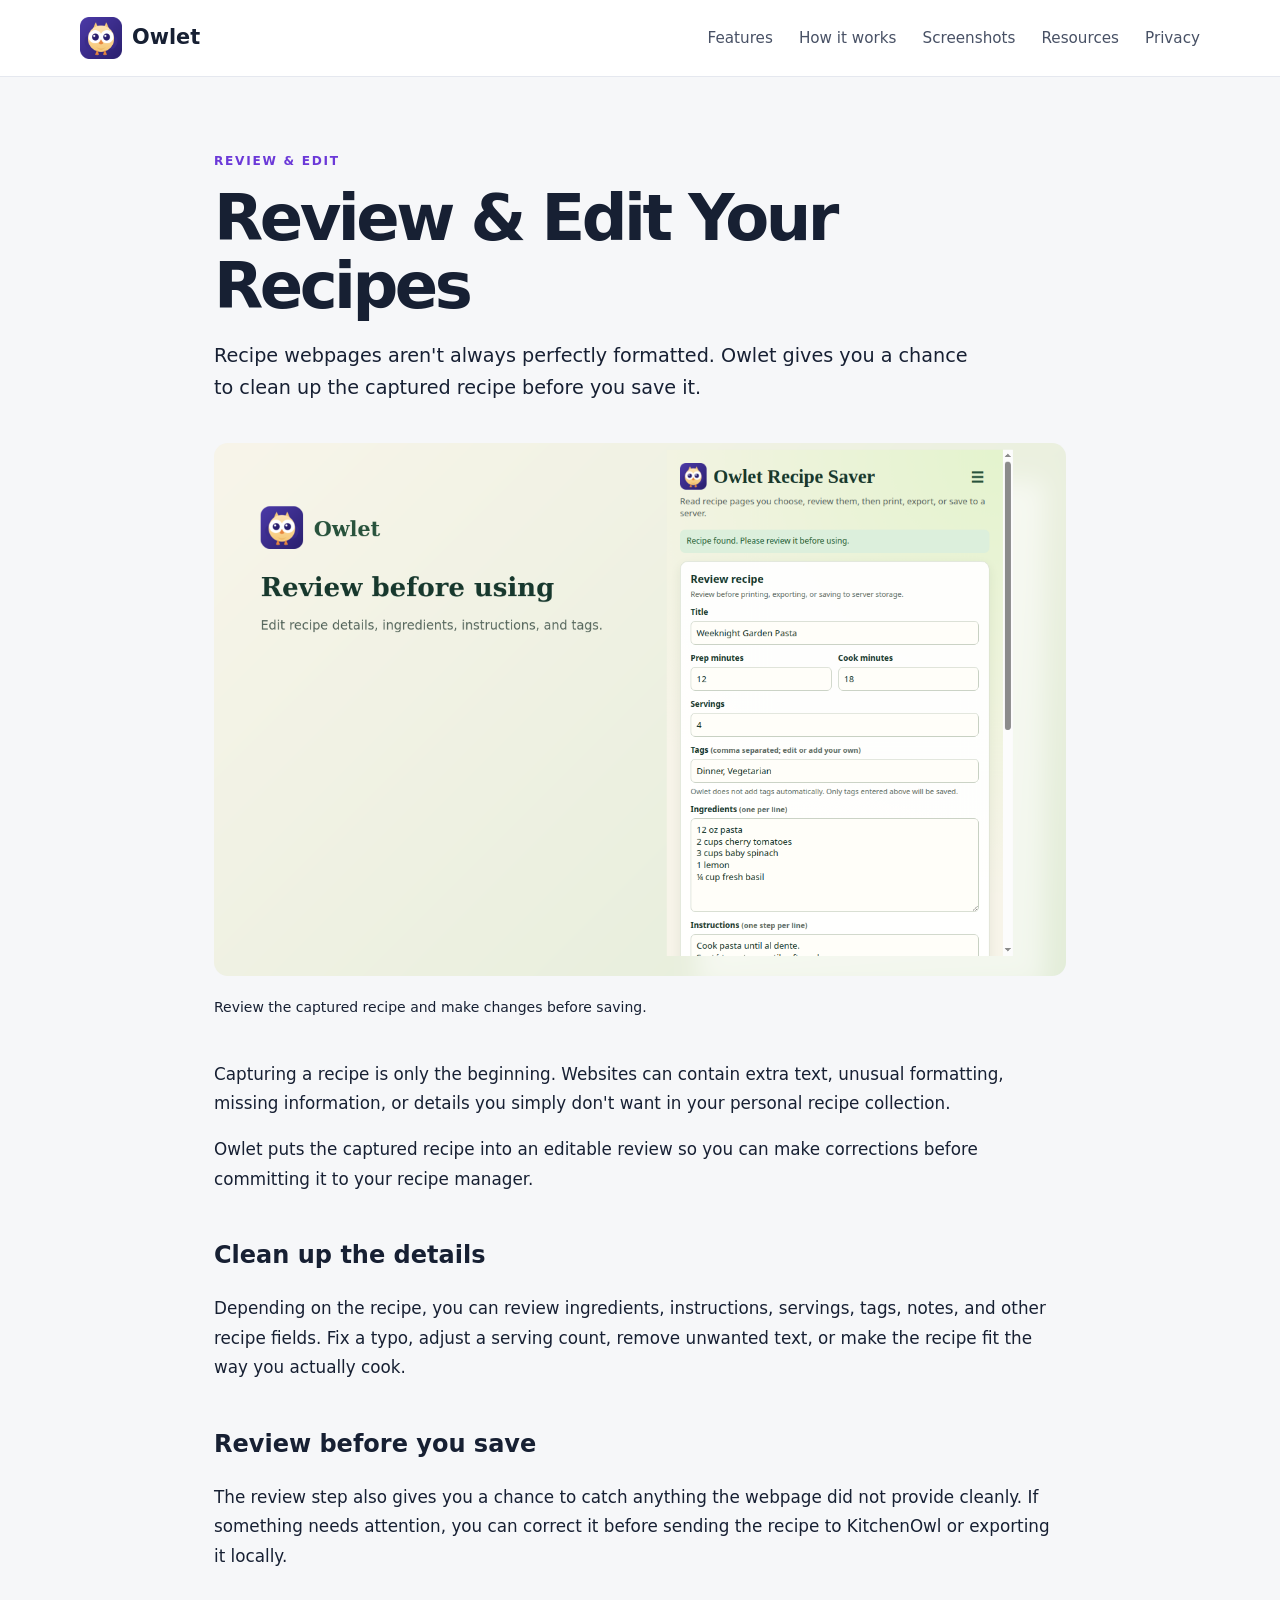
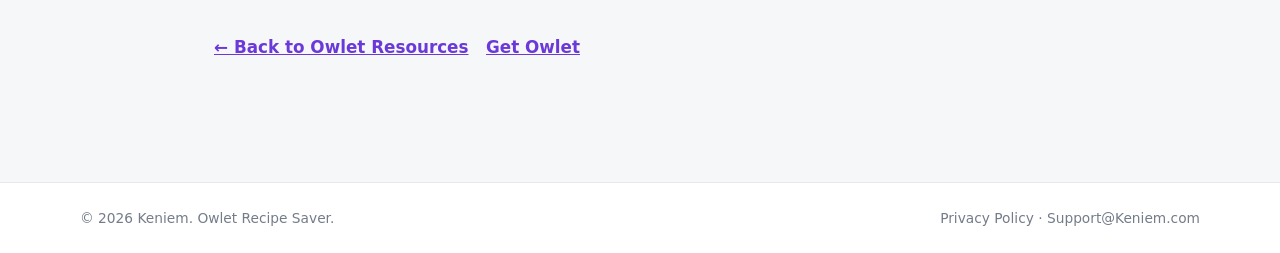
<file: resources/review-edit-recipes.html>
<!doctype html>
<html lang="en">
<head>
<meta charset="utf-8">
<meta name="viewport" content="width=device-width, initial-scale=1">
<meta name="description" content="Review and edit ingredients, instructions, servings, tags, notes, and other recipe details with Owlet.">
<title>Review and Edit Your Recipes | Owlet Recipe Saver</title>
<link rel="canonical" href="https://owlet.keniem.com/resources/review-edit-recipes.html">
<link rel="icon" href="../assets/owlet-512.png">
<link rel="stylesheet" href="../styles.css">

<style>
.article-wrap{max-width:900px;margin:0 auto;padding:70px 24px 90px}
.article-wrap .eyebrow{display:inline-block;margin-bottom:14px}
.article-wrap h1{font-size:clamp(2.2rem,5vw,4rem);line-height:1.05;margin:0 0 20px}
.article-wrap .intro{font-size:1.2rem;line-height:1.7;max-width:760px}
.article-wrap .article-image{margin:38px 0}
.article-wrap .article-image img{display:block;width:100%;height:auto;border-radius:14px}
.article-wrap h2{margin-top:42px}
.article-wrap p,.article-wrap li{font-size:1.05rem;line-height:1.75}
.article-wrap .back{margin-top:45px}
.article-header{background:#f6f7f9}
</style>

</head>
<body>
<header class="site-header"><div class="wrap nav">
<a class="brand" href="../index.html"><img src="../assets/owlet-512.png" alt="Owlet logo"><span>Owlet</span></a>
<nav><a href="../index.html#features">Features</a><a href="../index.html#how">How it works</a><a href="../index.html#screenshots">Screenshots</a><a href="./">Resources</a><a href="../privacy.html">Privacy</a></nav>
</div></header>
<main><section class="article-header"><div class="article-wrap">
<span class="eyebrow">REVIEW & EDIT</span><h1>Review & Edit Your Recipes</h1><p class="intro">Recipe webpages aren't always perfectly formatted. Owlet gives you a chance to clean up the captured recipe before you save it.</p>
<div class="article-image"><img src="../screenshots/02-review-edit.png" alt="Owlet review and edit screen"><p><small>Review the captured recipe and make changes before saving.</small></p></div>
<p>Capturing a recipe is only the beginning. Websites can contain extra text, unusual formatting, missing information, or details you simply don't want in your personal recipe collection.</p>
<p>Owlet puts the captured recipe into an editable review so you can make corrections before committing it to your recipe manager.</p>
<h2>Clean up the details</h2>
<p>Depending on the recipe, you can review ingredients, instructions, servings, tags, notes, and other recipe fields. Fix a typo, adjust a serving count, remove unwanted text, or make the recipe fit the way you actually cook.</p>
<h2>Review before you save</h2>
<p>The review step also gives you a chance to catch anything the webpage did not provide cleanly. If something needs attention, you can correct it before sending the recipe to KitchenOwl or exporting it locally.</p>
<p class="back"><a href="./">← Back to Owlet Resources</a> &nbsp; <a href="../index.html#downloads">Get Owlet</a></p>
</div></section></main>
<footer><div class="wrap footer"><span>© 2026 Keniem. Owlet Recipe Saver.</span><span><a href="../privacy.html">Privacy Policy</a> · <a href="mailto:Support@Keniem.com">Support@Keniem.com</a></span></div></footer>
</body></html>
</file>
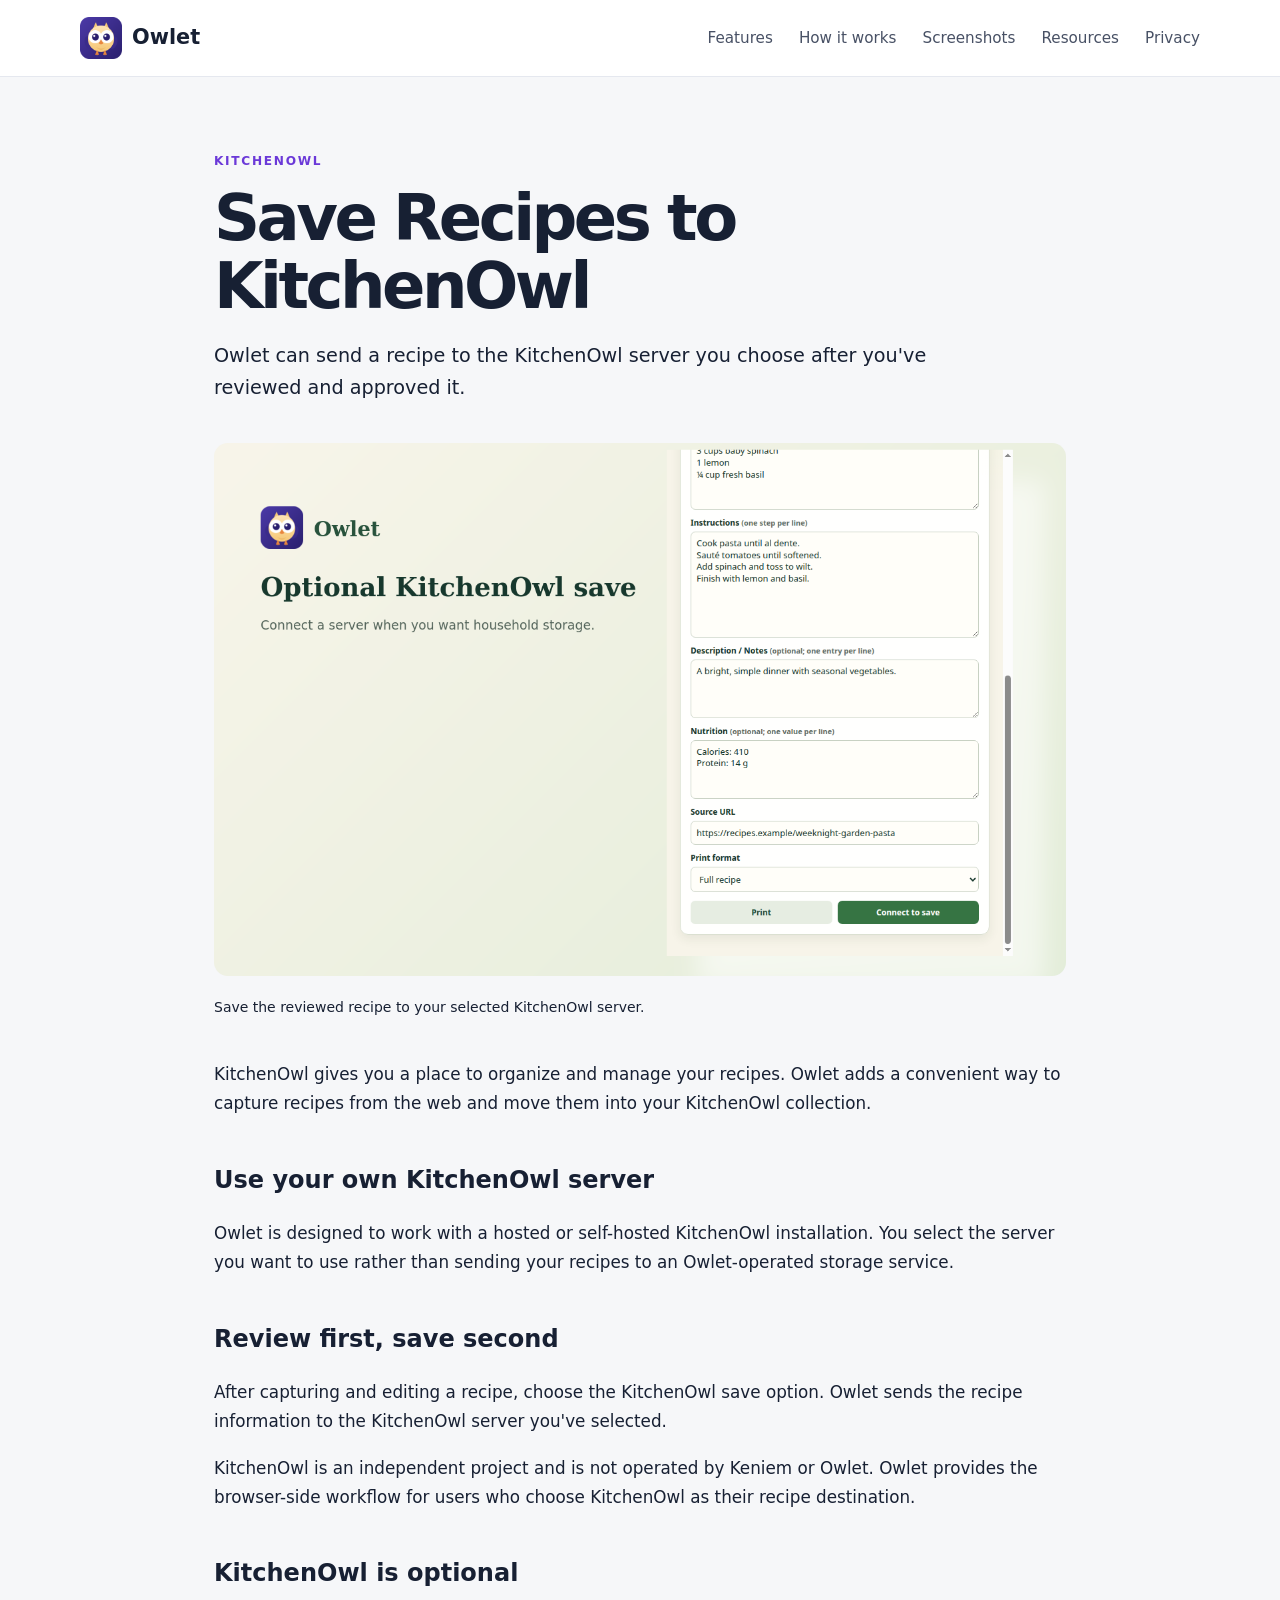
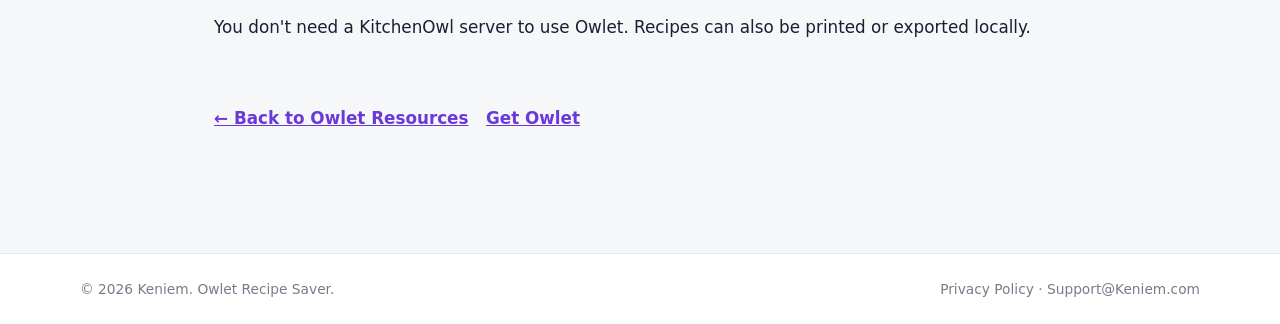
<file: resources/save-to-kitchenowl.html>
<!doctype html>
<html lang="en">
<head>
<meta charset="utf-8">
<meta name="viewport" content="width=device-width, initial-scale=1">
<meta name="description" content="Use Owlet Recipe Saver to review recipes and save them to your hosted or self-hosted KitchenOwl server.">
<title>Save Recipes to KitchenOwl | Owlet Recipe Saver</title>
<link rel="canonical" href="https://owlet.keniem.com/resources/save-to-kitchenowl.html">
<link rel="icon" href="../assets/owlet-512.png">
<link rel="stylesheet" href="../styles.css">

<style>
.article-wrap{max-width:900px;margin:0 auto;padding:70px 24px 90px}
.article-wrap .eyebrow{display:inline-block;margin-bottom:14px}
.article-wrap h1{font-size:clamp(2.2rem,5vw,4rem);line-height:1.05;margin:0 0 20px}
.article-wrap .intro{font-size:1.2rem;line-height:1.7;max-width:760px}
.article-wrap .article-image{margin:38px 0}
.article-wrap .article-image img{display:block;width:100%;height:auto;border-radius:14px}
.article-wrap h2{margin-top:42px}
.article-wrap p,.article-wrap li{font-size:1.05rem;line-height:1.75}
.article-wrap .back{margin-top:45px}
.article-header{background:#f6f7f9}
</style>

</head>
<body>
<header class="site-header"><div class="wrap nav">
<a class="brand" href="../index.html"><img src="../assets/owlet-512.png" alt="Owlet logo"><span>Owlet</span></a>
<nav><a href="../index.html#features">Features</a><a href="../index.html#how">How it works</a><a href="../index.html#screenshots">Screenshots</a><a href="./">Resources</a><a href="../privacy.html">Privacy</a></nav>
</div></header>
<main><section class="article-header"><div class="article-wrap">
<span class="eyebrow">KITCHENOWL</span><h1>Save Recipes to KitchenOwl</h1><p class="intro">Owlet can send a recipe to the KitchenOwl server you choose after you've reviewed and approved it.</p>
<div class="article-image"><img src="../screenshots/03-kitchenowl-save.png" alt="Owlet KitchenOwl save screen"><p><small>Save the reviewed recipe to your selected KitchenOwl server.</small></p></div>
<p>KitchenOwl gives you a place to organize and manage your recipes. Owlet adds a convenient way to capture recipes from the web and move them into your KitchenOwl collection.</p>
<h2>Use your own KitchenOwl server</h2>
<p>Owlet is designed to work with a hosted or self-hosted KitchenOwl installation. You select the server you want to use rather than sending your recipes to an Owlet-operated storage service.</p>
<h2>Review first, save second</h2>
<p>After capturing and editing a recipe, choose the KitchenOwl save option. Owlet sends the recipe information to the KitchenOwl server you've selected.</p>
<p>KitchenOwl is an independent project and is not operated by Keniem or Owlet. Owlet provides the browser-side workflow for users who choose KitchenOwl as their recipe destination.</p>
<h2>KitchenOwl is optional</h2>
<p>You don't need a KitchenOwl server to use Owlet. Recipes can also be printed or exported locally.</p>
<p class="back"><a href="./">← Back to Owlet Resources</a> &nbsp; <a href="../index.html#downloads">Get Owlet</a></p>
</div></section></main>
<footer><div class="wrap footer"><span>© 2026 Keniem. Owlet Recipe Saver.</span><span><a href="../privacy.html">Privacy Policy</a> · <a href="mailto:Support@Keniem.com">Support@Keniem.com</a></span></div></footer>
</body></html>
</file>
<file: styles.css>
:root{--ink:#172033;--muted:#5d6678;--line:#e5e8ef;--soft:#f6f8fb;--brand:#6b39d8;--brand2:#9a54e8;--white:#fff;--shadow:0 18px 50px rgba(25,30,45,.10)}*{box-sizing:border-box}html{scroll-behavior:smooth}body{margin:0;font-family:Inter,ui-sans-serif,system-ui,-apple-system,BlinkMacSystemFont,"Segoe UI",sans-serif;color:var(--ink);background:#fff;line-height:1.6}a{color:inherit}.wrap{width:min(1120px,calc(100% - 40px));margin:auto}.site-header{position:sticky;top:0;z-index:20;background:rgba(255,255,255,.94);backdrop-filter:blur(12px);border-bottom:1px solid var(--line)}.nav{height:76px;display:flex;align-items:center;justify-content:space-between}.brand{display:flex;align-items:center;gap:10px;text-decoration:none;font-weight:800;font-size:1.3rem}.brand img{width:42px;height:42px}.nav nav{display:flex;gap:26px}.nav nav a{text-decoration:none;color:#485165;font-size:.95rem}.nav nav a:hover{color:var(--brand)}.hero{padding:76px 0 70px;display:grid;grid-template-columns:1fr 1.05fr;gap:52px;align-items:center}.eyebrow{display:inline-block;letter-spacing:.14em;font-size:.76rem;font-weight:800;color:var(--brand)}h1{font-size:clamp(3rem,6vw,5.2rem);line-height:.98;letter-spacing:-.055em;margin:16px 0 24px}h1 span{color:var(--brand)}.lead{font-size:1.2rem;color:var(--muted);max-width:600px}.fine{font-size:.86rem;color:#7a8290;margin-top:18px}.buttons{display:flex;gap:12px;flex-wrap:wrap;margin-top:28px}.btn{display:inline-flex;align-items:center;justify-content:center;padding:12px 20px;border-radius:10px;text-decoration:none;font-weight:750;border:1px solid transparent}.btn.primary{background:var(--brand);color:#fff}.btn.secondary{border-color:#d9dce5;background:#fff}.hero-art img{width:100%;border-radius:22px;box-shadow:var(--shadow)}.section{padding:92px 0}.soft{background:var(--soft)}.section-head{max-width:720px;margin-bottom:38px}.section-head h2{font-size:clamp(2rem,4vw,3rem);line-height:1.08;letter-spacing:-.035em;margin:10px 0 14px}.section-head p{color:var(--muted);font-size:1.05rem}.cards{display:grid;grid-template-columns:repeat(4,1fr);gap:18px}.cards article{background:#fff;border:1px solid var(--line);border-radius:16px;padding:25px}.icon{font-size:1.5rem;color:var(--brand);font-weight:800}.cards h3,.step h3{margin:12px 0 8px}.cards p,.step p{color:var(--muted);margin:0}.steps{display:grid;grid-template-columns:repeat(3,1fr);gap:25px}.step{border-top:2px solid var(--brand);padding-top:18px}.step b{color:var(--brand);font-size:.8rem;letter-spacing:.1em}.gallery{display:grid;grid-template-columns:repeat(2,1fr);gap:24px}.gallery figure{margin:0;background:#fff;border:1px solid var(--line);border-radius:16px;overflow:hidden}.gallery figure:last-child{grid-column:1/-1;max-width:550px}.gallery img{display:block;width:100%;height:auto}.gallery figcaption{padding:14px 17px;color:var(--muted);font-size:.92rem}.downloads{background:linear-gradient(135deg,#21132f,#3b2162);color:#fff}.download-box{display:grid;grid-template-columns:.8fr 1.2fr;gap:50px;align-items:center}.downloads .eyebrow{color:#d9c6ff}.downloads h2{font-size:2.6rem;line-height:1.1;margin:10px 0}.downloads p{color:#d9d4e3}.download-grid{display:grid;grid-template-columns:repeat(3,1fr);gap:12px}.download-card{display:flex;flex-direction:column;gap:4px;text-decoration:none;background:rgba(255,255,255,.1);border:1px solid rgba(255,255,255,.18);border-radius:14px;padding:20px}.download-card:hover{background:rgba(255,255,255,.16)}.download-card strong{font-size:1.15rem}.download-card span{color:#ddd5eb}.download-card small{color:#bdb3cd;margin-top:8px}.final-cta{text-align:center}.cta-logo{width:76px;height:76px}.final-cta h2{font-size:2.7rem;line-height:1.1;margin:16px 0 10px}.final-cta p{max-width:650px;margin:auto;color:var(--muted)}footer{border-top:1px solid var(--line);padding:24px 0}.footer{display:flex;justify-content:space-between;gap:20px;color:#747c8a;font-size:.86rem}.footer a{text-decoration:none}.narrow{max-width:820px}.policy{padding:70px 0}.policy h1{font-size:3.4rem;margin-bottom:12px}.policy h2{font-size:1.55rem;margin:38px 0 12px}.policy p,.policy li{color:#465063}.policy li{margin:6px 0}.updated{color:#6c7380}.back{text-decoration:none;color:var(--brand);font-weight:700;display:inline-block;margin-bottom:30px}@media(max-width:900px){.hero,.download-box{grid-template-columns:1fr}.cards{grid-template-columns:repeat(2,1fr)}.download-grid{grid-template-columns:1fr}.nav nav{gap:14px}.hero{padding-top:50px}}@media(max-width:620px){.wrap{width:min(100% - 28px,1120px)}.nav{height:auto;min-height:68px}.nav nav{display:none}.cards,.steps,.gallery{grid-template-columns:1fr}.gallery figure:last-child{grid-column:auto}.section{padding:64px 0}h1{font-size:3.2rem}.policy h1{font-size:2.5rem}.footer{flex-direction:column}}
</file>
